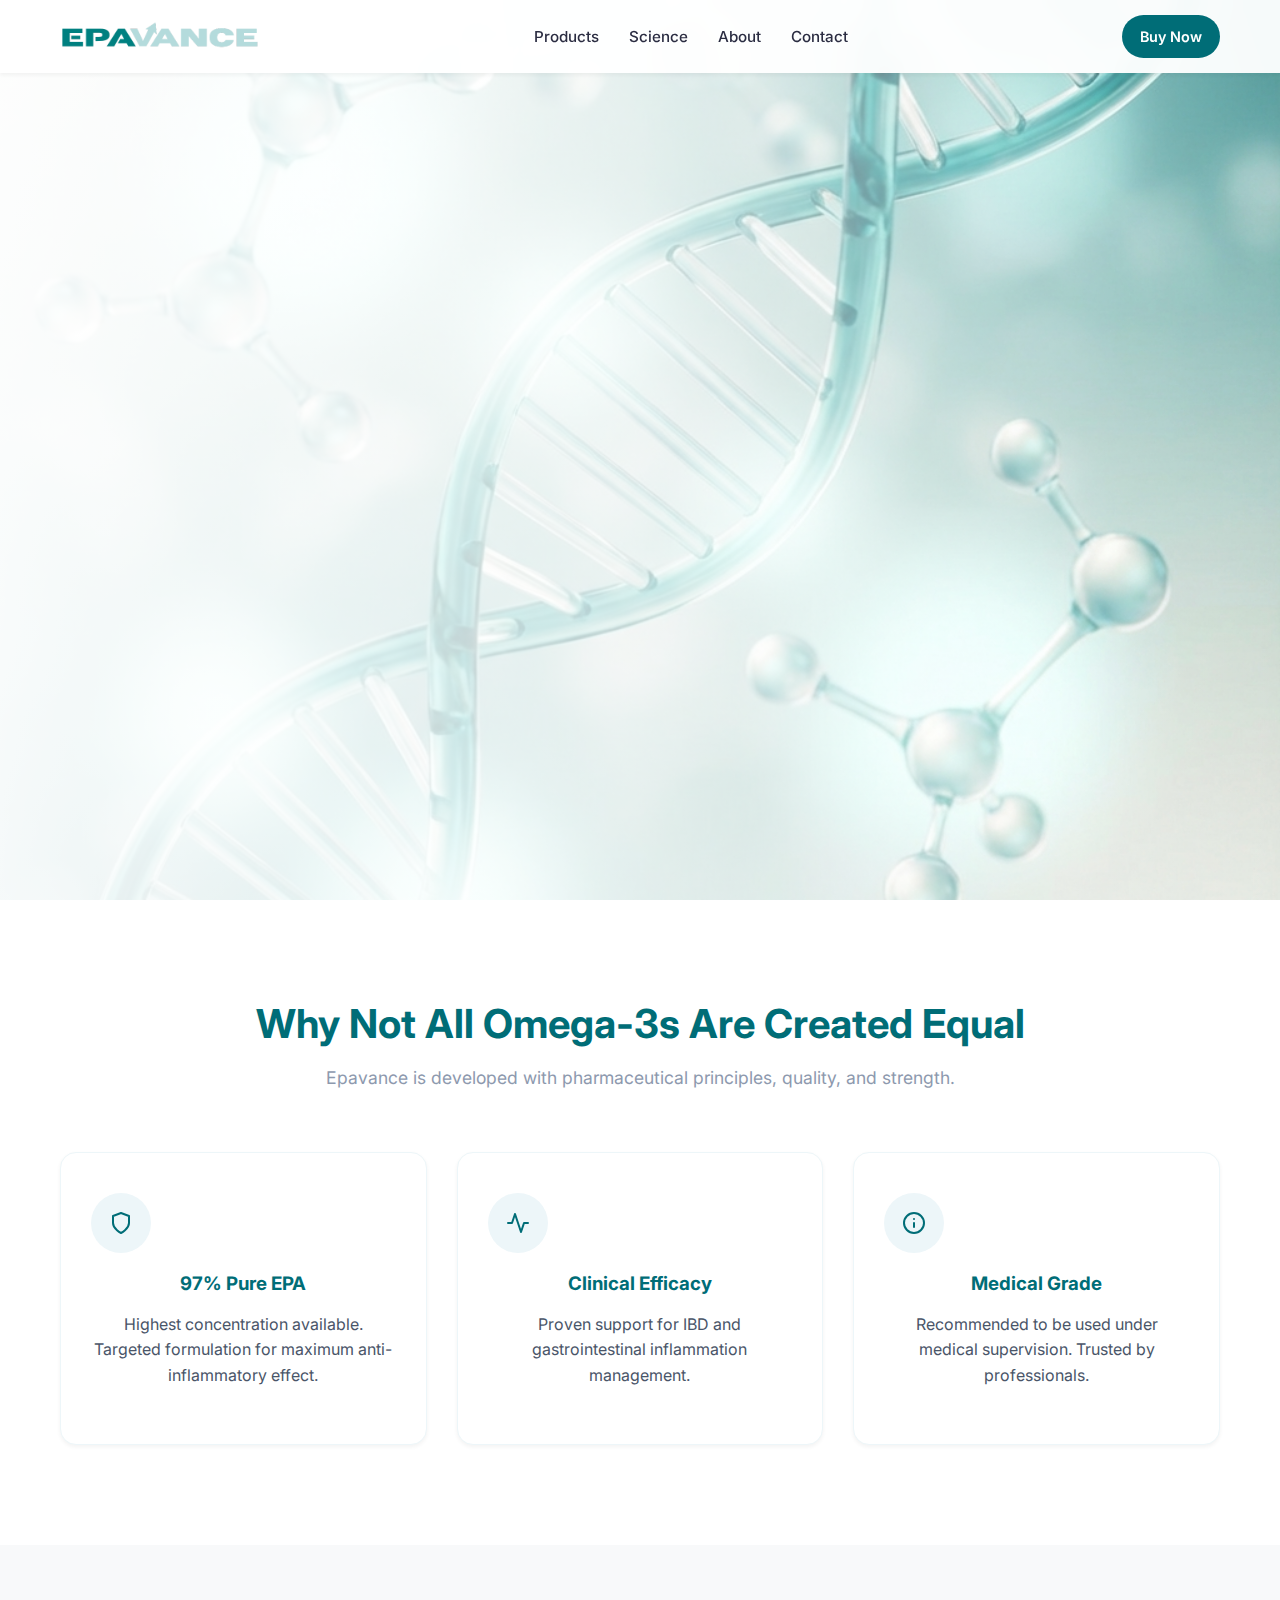
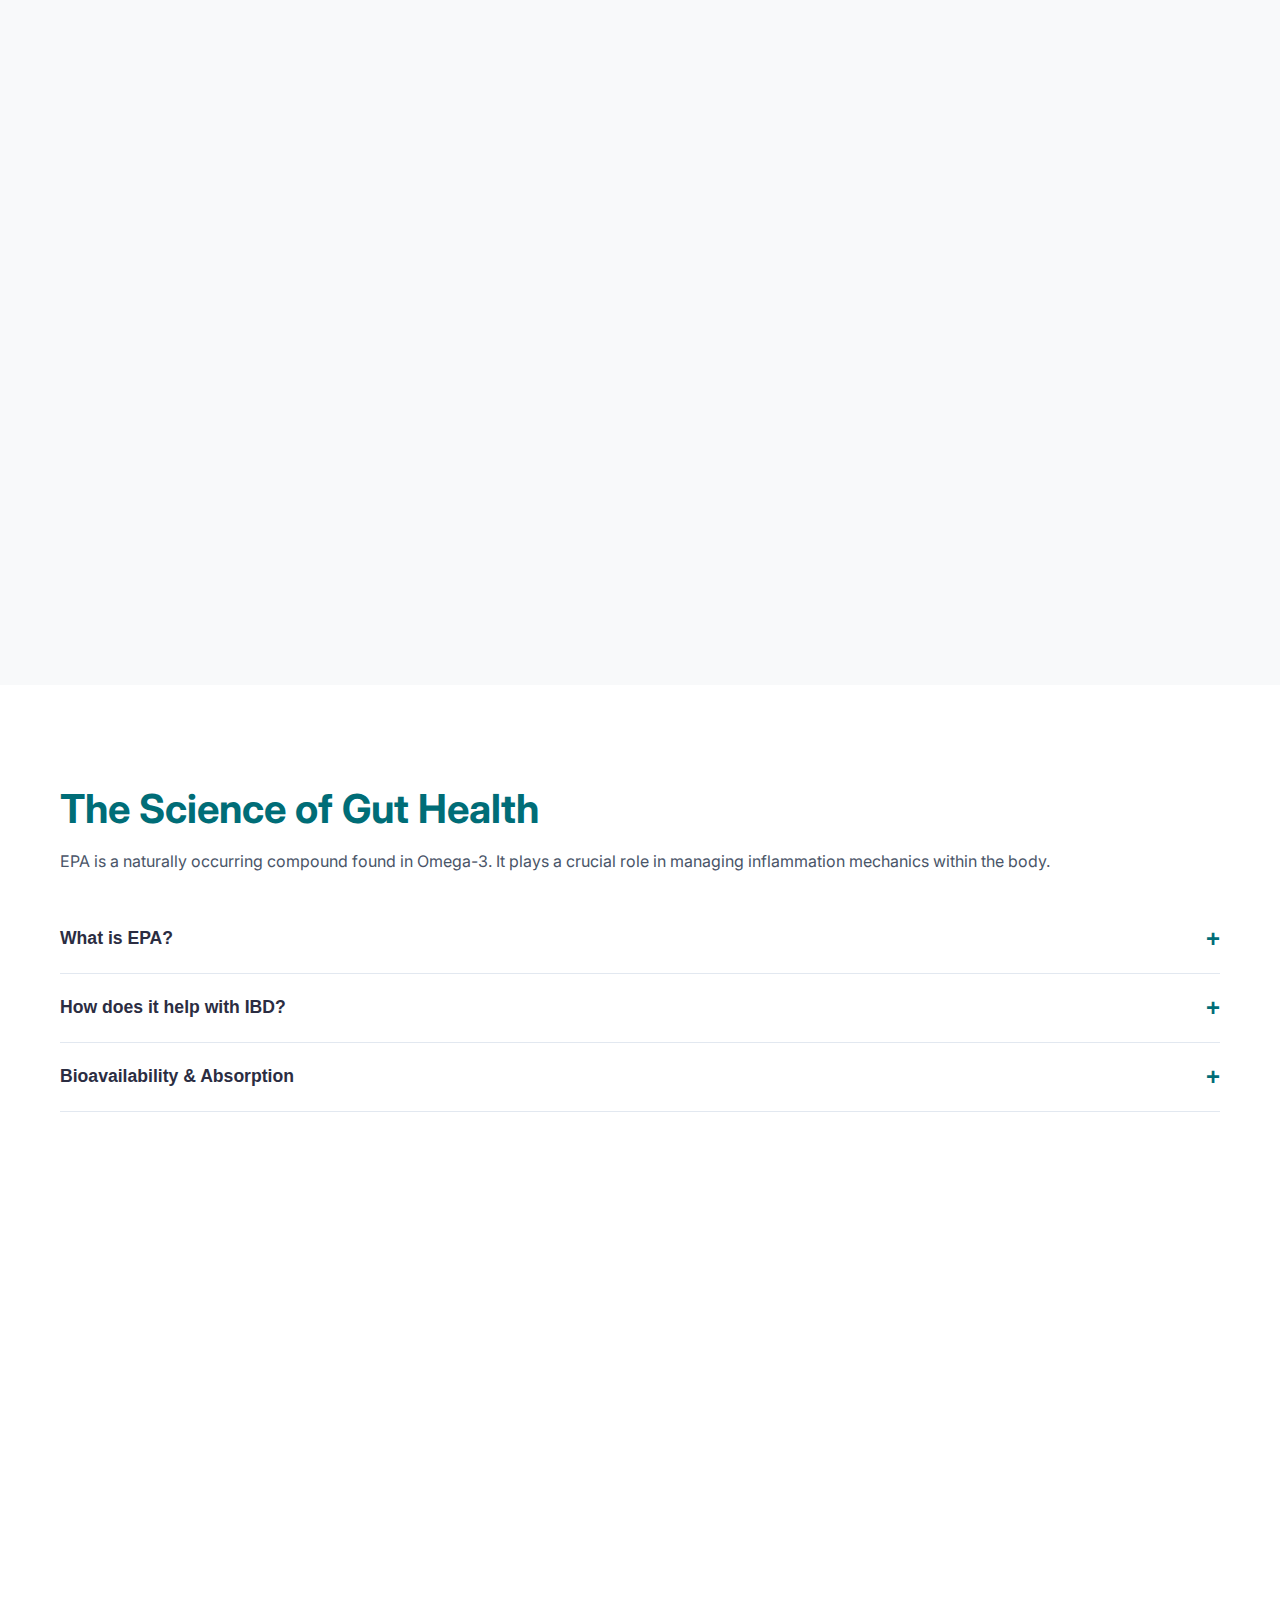
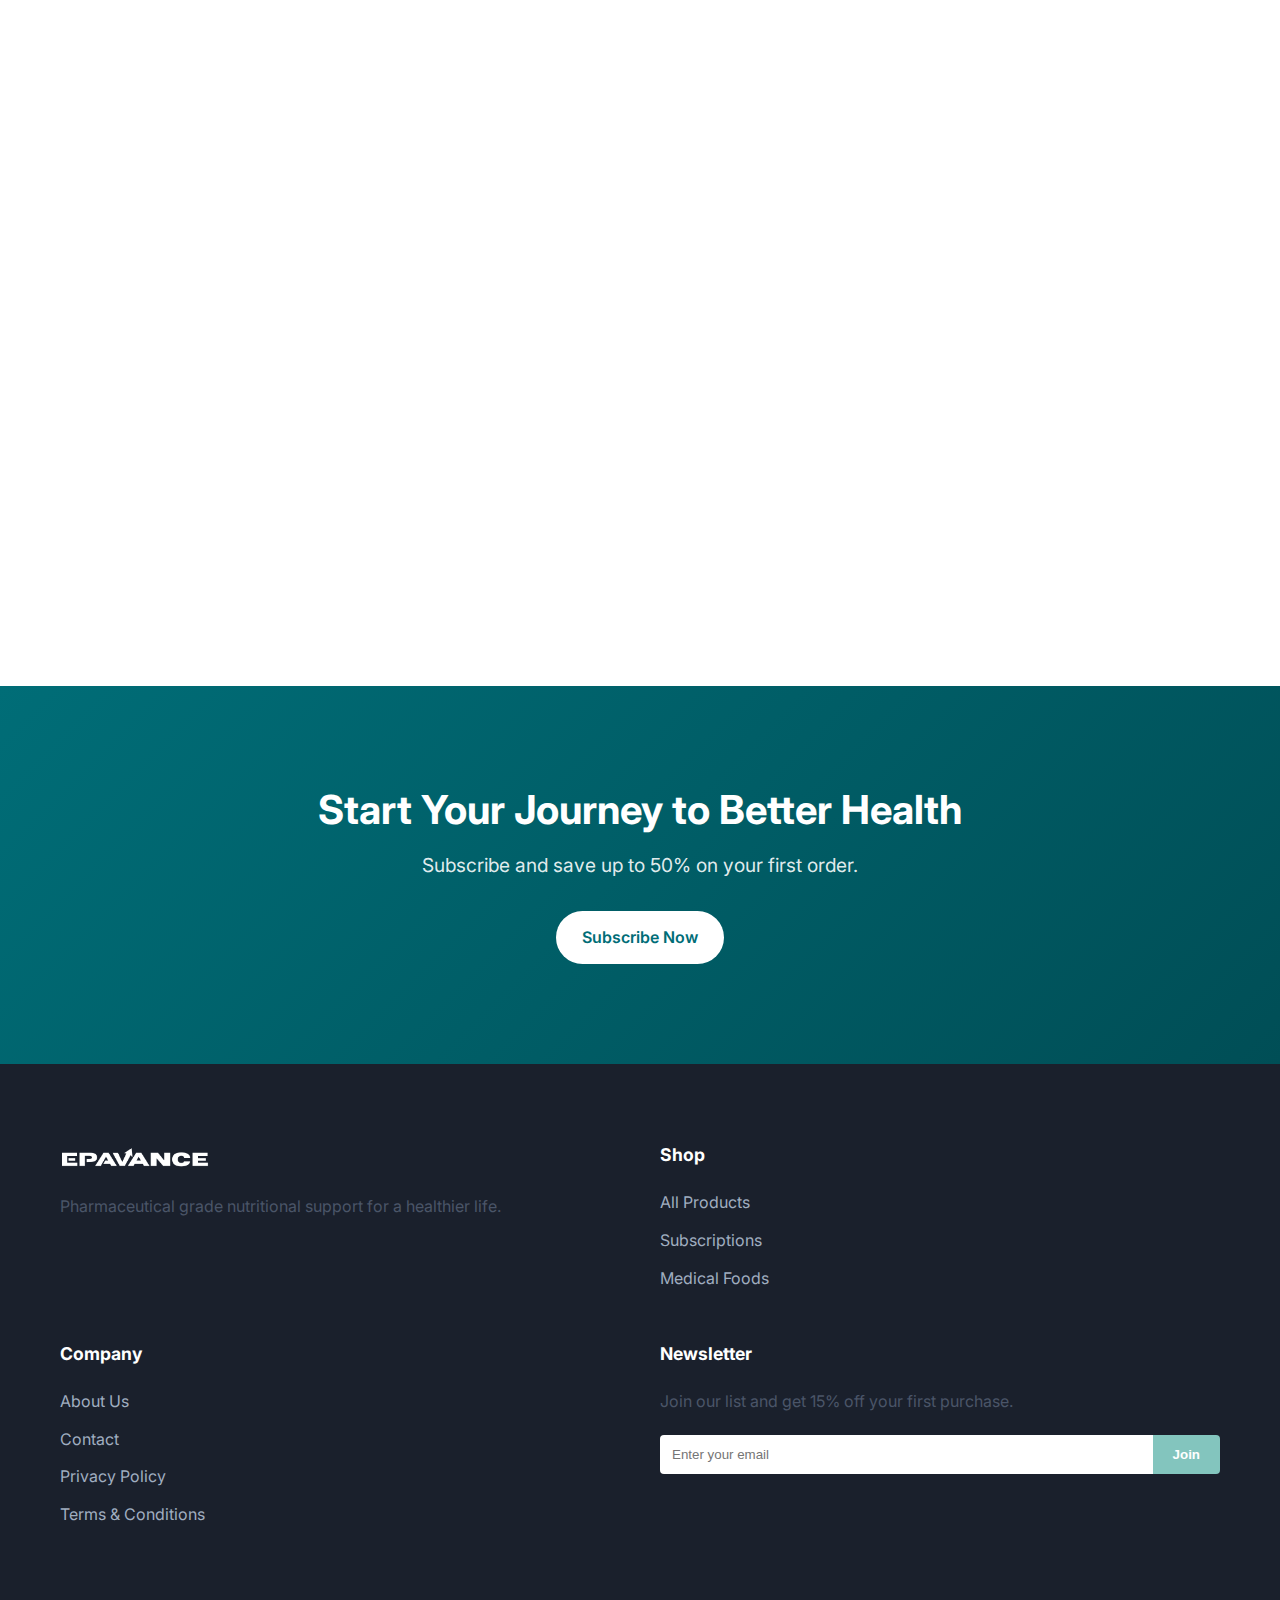
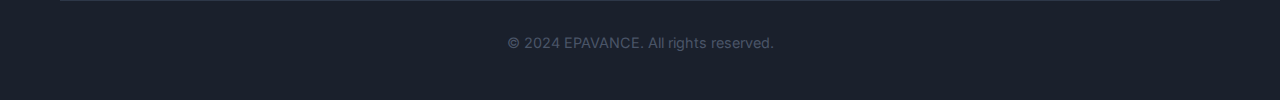
<file: index.html>
<!DOCTYPE html>
<html lang="en">
<head>
    <meta charset="UTF-8">
    <meta name="viewport" content="width=device-width, initial-scale=1.0">
    <title>EPAVANCE | Pharmaceutical Grade Omega-3</title>
    <meta name="description" content="EPAVANCE offers pharmaceutical grade 97% EPA supplements. The strongest Omega 3 on the market, proven for IBD support.">
    <link rel="preconnect" href="https://fonts.googleapis.com">
    <link rel="preconnect" href="https://fonts.gstatic.com" crossorigin>
    <link href="https://fonts.googleapis.com/css2?family=Inter:wght@300;400;500;600;700&display=swap" rel="stylesheet">
    <link rel="stylesheet" href="style.css">
</head>
<body>

    <header id="main-header">
        <div class="container header-content">
            <a href="#" class="logo">
                <img src="assets/logo.png" alt="EPAVANCE Logo">
            </a>
            <nav id="main-nav">
                <ul>
                    <li><a href="#product">Products</a></li>
                    <li><a href="#science">Science</a></li>
                    <li><a href="#about">About</a></li>
                    <li><a href="#contact">Contact</a></li>
                </ul>
            </nav>
            <a href="#" class="btn btn-primary btn-sm">Buy Now</a>
            <button id="mobile-menu-toggle" aria-label="Toggle Menu">
                <span></span>
                <span></span>
                <span></span>
            </button>
        </div>
    </header>

    <main>
        <section id="hero">
            <div class="hero-bg">
                <img src="assets/hero-bg.png" alt="Medical Background">
                <div class="overlay"></div>
            </div>
            <div class="container hero-content">
                <h1 class="fade-in-up">Pharmaceutical Grade<br>Clinical Strength EPA</h1>
                <p class="fade-in-up delay-1">The future of personalized healthcare. 97% Pure EPA for targeted inflammatory support.</p>
                <div class="hero-actions fade-in-up delay-2">
                    <a href="#product" class="btn btn-primary">Discover EPAVANCE</a>
                    <a href="#science" class="btn btn-outline">View Clinical Data</a>
                </div>
            </div>
        </section>

        <section id="intro" class="section-padding">
            <div class="container text-center">
                <h2 class="section-title">Why Not All Omega-3s Are Created Equal</h2>
                <p class="section-subtitle">Epavance is developed with pharmaceutical principles, quality, and strength.</p>
                <div class="grid-3 features">
                    <div class="feature-card">
                        <div class="icon-box">
                            <svg xmlns="http://www.w3.org/2000/svg" width="24" height="24" viewBox="0 0 24 24" fill="none" stroke="currentColor" stroke-width="2" stroke-linecap="round" stroke-linejoin="round"><path d="M12 22s8-4 8-10V5l-8-3-8 3v7c0 6 8 10 8 10z"></path></svg>
                        </div>
                        <h3>97% Pure EPA</h3>
                        <p>Highest concentration available. Targeted formulation for maximum anti-inflammatory effect.</p>
                    </div>
                    <div class="feature-card">
                        <div class="icon-box">
                            <svg xmlns="http://www.w3.org/2000/svg" width="24" height="24" viewBox="0 0 24 24" fill="none" stroke="currentColor" stroke-width="2" stroke-linecap="round" stroke-linejoin="round"><path d="M22 12h-4l-3 9L9 3l-3 9H2"></path></svg>
                        </div>
                        <h3>Clinical Efficacy</h3>
                        <p>Proven support for IBD and gastrointestinal inflammation management.</p>
                    </div>
                    <div class="feature-card">
                        <div class="icon-box">
                            <svg xmlns="http://www.w3.org/2000/svg" width="24" height="24" viewBox="0 0 24 24" fill="none" stroke="currentColor" stroke-width="2" stroke-linecap="round" stroke-linejoin="round"><circle cx="12" cy="12" r="10"></circle><line x1="12" y1="16" x2="12" y2="12"></line><line x1="12" y1="8" x2="12.01" y2="8"></line></svg>
                        </div>
                        <h3>Medical Grade</h3>
                        <p>Recommended to be used under medical supervision. Trusted by professionals.</p>
                    </div>
                </div>
            </div>
        </section>

        <section id="product" class="section-padding bg-light">
            <div class="container">
                <div class="product-showcase">
                    <div class="product-image fade-in-left">
                        <img src="assets/product-mockup.png" alt="EPAVANCE Bottle">
                        <div class="glow-effect"></div>
                    </div>
                    <div class="product-details fade-in-right">
                        <span class="tag">High Strength Formulation</span>
                        <h2>EPAVANCE+ 97% EPA</h2>
                        <p class="lead">The gold standard in Omega-3 supplementation.</p>
                        <p>Our proprietary extraction process ensures the highest purity and bioavailability. Designed specifically for those who need potent anti-inflammatory support without the impurities found in standard fish oils.</p>
                        
                        <ul class="benefits-list">
                            <li>Supports Gut Health & IBD Management</li>
                            <li>Reduces Systemic Inflammation</li>
                            <li>Sustainably Sourced & Traceable</li>
                            <li>Free from Heavy Metals & Contaminants</li>
                        </ul>

                        <div class="product-actions">
                            <a href="#" class="btn btn-primary">Add to Cart</a>
                            <a href="#" class="btn btn-text">Read Full Label &rarr;</a>
                        </div>
                    </div>
                </div>
            </div>
        </section>

        <section id="science" class="section-padding">
            <div class="container">
                <div class="grid-2 align-center">
                    <div class="science-content">
                        <h2 class="section-title">The Science of Gut Health</h2>
                        <p>EPA is a naturally occurring compound found in Omega-3. It plays a crucial role in managing inflammation mechanics within the body.</p>
                        
                        <div class="accordion">
                            <div class="accordion-item">
                                <button class="accordion-header">What is EPA?</button>
                                <div class="accordion-body">
                                    <p>Eicosapentaenoic acid (EPA) is one of several omega-3 fatty acids. It is found in cold-water fatty fish, such as salmon. It is also found in fish oil supplements, along with docosahexaenoic acid (DHA).</p>
                                </div>
                            </div>
                            <div class="accordion-item">
                                <button class="accordion-header">How does it help with IBD?</button>
                                <div class="accordion-body">
                                    <p>Clinical studies suggest that EPA has potent anti-inflammatory properties that can help reduce the inflammation associated with Inflammatory Bowel Disease (IBD), potentially reducing symptoms and maintaining remission.</p>
                                </div>
                            </div>
                            <div class="accordion-item">
                                <button class="accordion-header">Bioavailability & Absorption</button>
                                <div class="accordion-body">
                                    <p>Our formulation is designed for maximum absorption. Unlike standard ethyl ester forms, our re-esterified triglyceride form is better absorbed by the body, ensuring you get the full benefit of every dose.</p>
                                </div>
                            </div>
                        </div>
                    </div>
                    <div class="science-visual fade-in-up">
                        <img src="assets/gut-health.png" alt="Gut Health Visualization" class="rounded-shadow">
                    </div>
                </div>
            </div>
        </section>

        <section id="cta-banner" class="section-padding text-center text-white">
            <div class="container">
                <h2>Start Your Journey to Better Health</h2>
                <p>Subscribe and save up to 50% on your first order.</p>
                <a href="#" class="btn btn-white">Subscribe Now</a>
            </div>
        </section>

    </main>

    <footer>
        <div class="container">
            <div class="footer-grid">
                <div class="footer-col">
                    <img src="assets/logo.png" alt="EPAVANCE" class="footer-logo">
                    <p>Pharmaceutical grade nutritional support for a healthier life.</p>
                </div>
                <div class="footer-col">
                    <h4>Shop</h4>
                    <ul>
                        <li><a href="#">All Products</a></li>
                        <li><a href="#">Subscriptions</a></li>
                        <li><a href="#">Medical Foods</a></li>
                    </ul>
                </div>
                <div class="footer-col">
                    <h4>Company</h4>
                    <ul>
                        <li><a href="#">About Us</a></li>
                        <li><a href="#">Contact</a></li>
                        <li><a href="#">Privacy Policy</a></li>
                        <li><a href="#">Terms & Conditions</a></li>
                    </ul>
                </div>
                <div class="footer-col">
                    <h4>Newsletter</h4>
                    <p>Join our list and get 15% off your first purchase.</p>
                    <form class="newsletter-form">
                        <input type="email" placeholder="Enter your email">
                        <button type="submit">Join</button>
                    </form>
                </div>
            </div>
            <div class="footer-bottom">
                <p>&copy; 2024 EPAVANCE. All rights reserved.</p>
            </div>
        </div>
    </footer>

    <script src="script.js"></script>
</body>
</html>
</file>
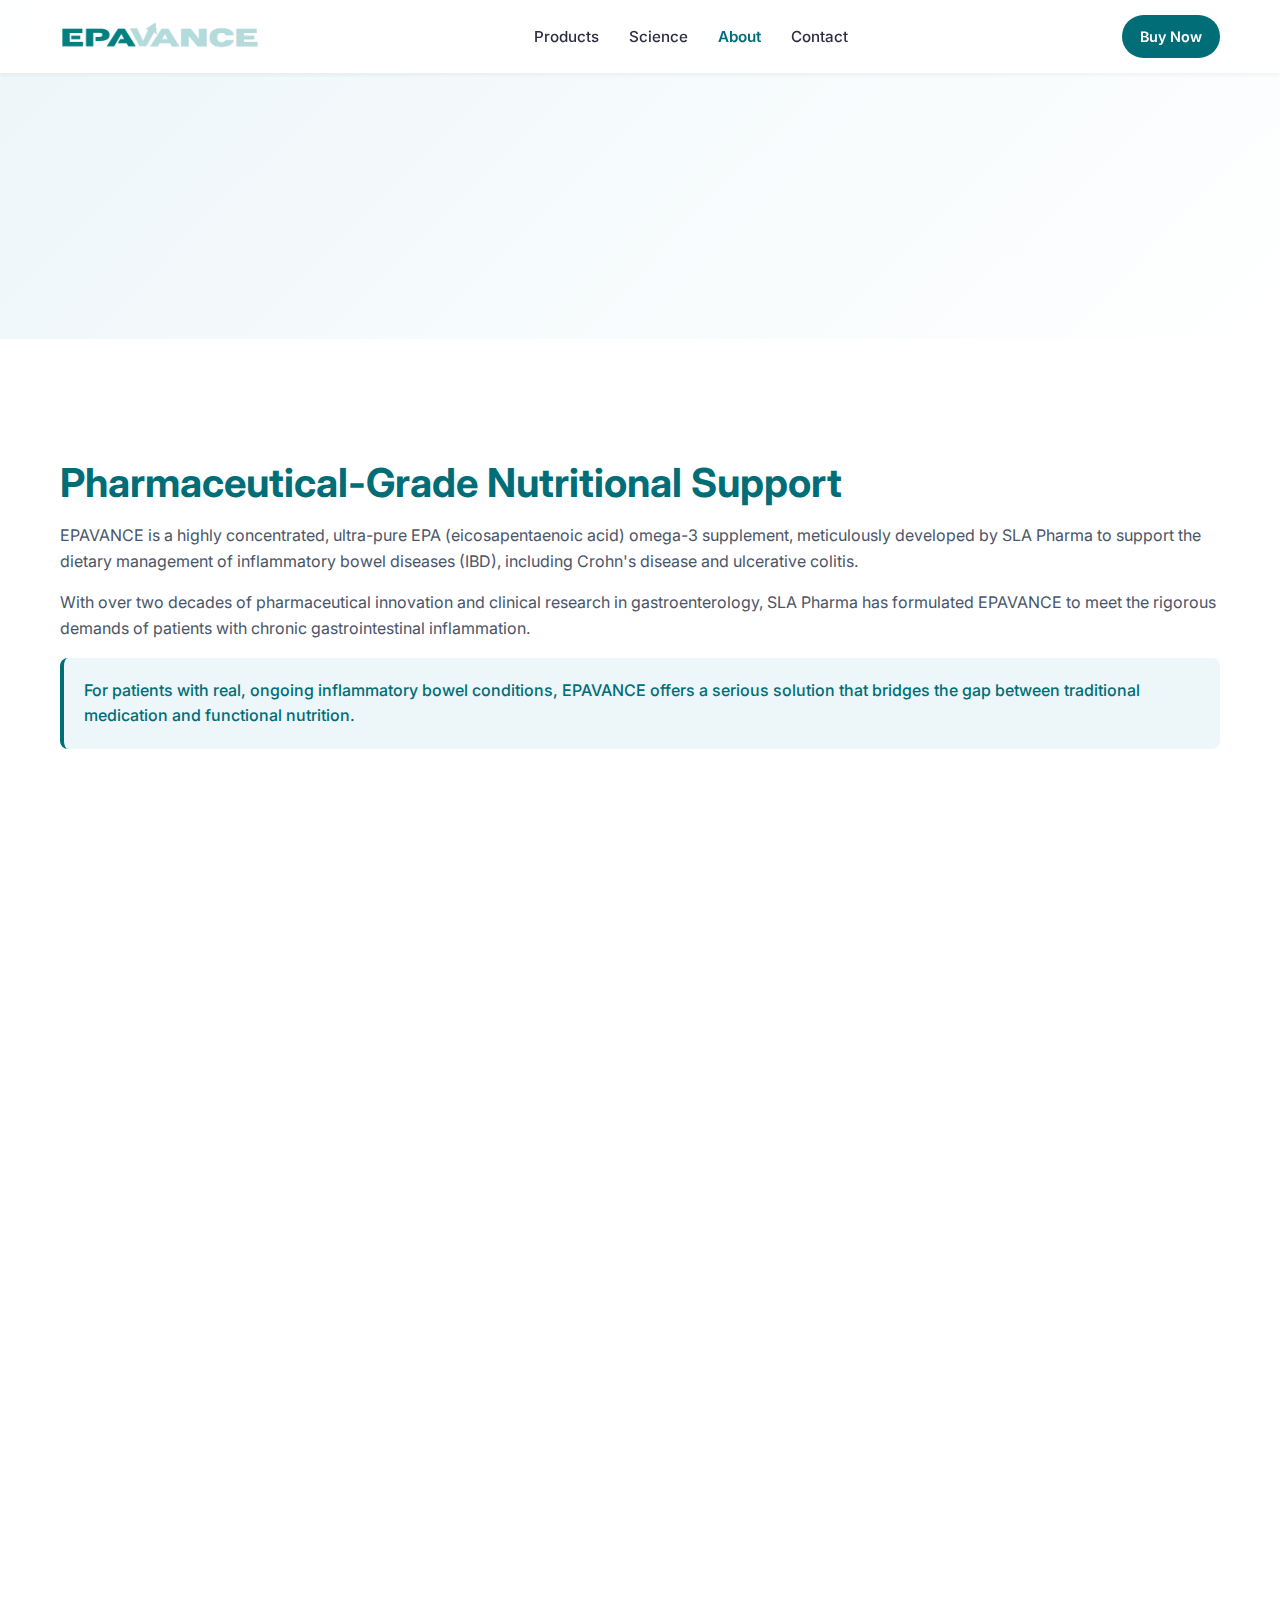
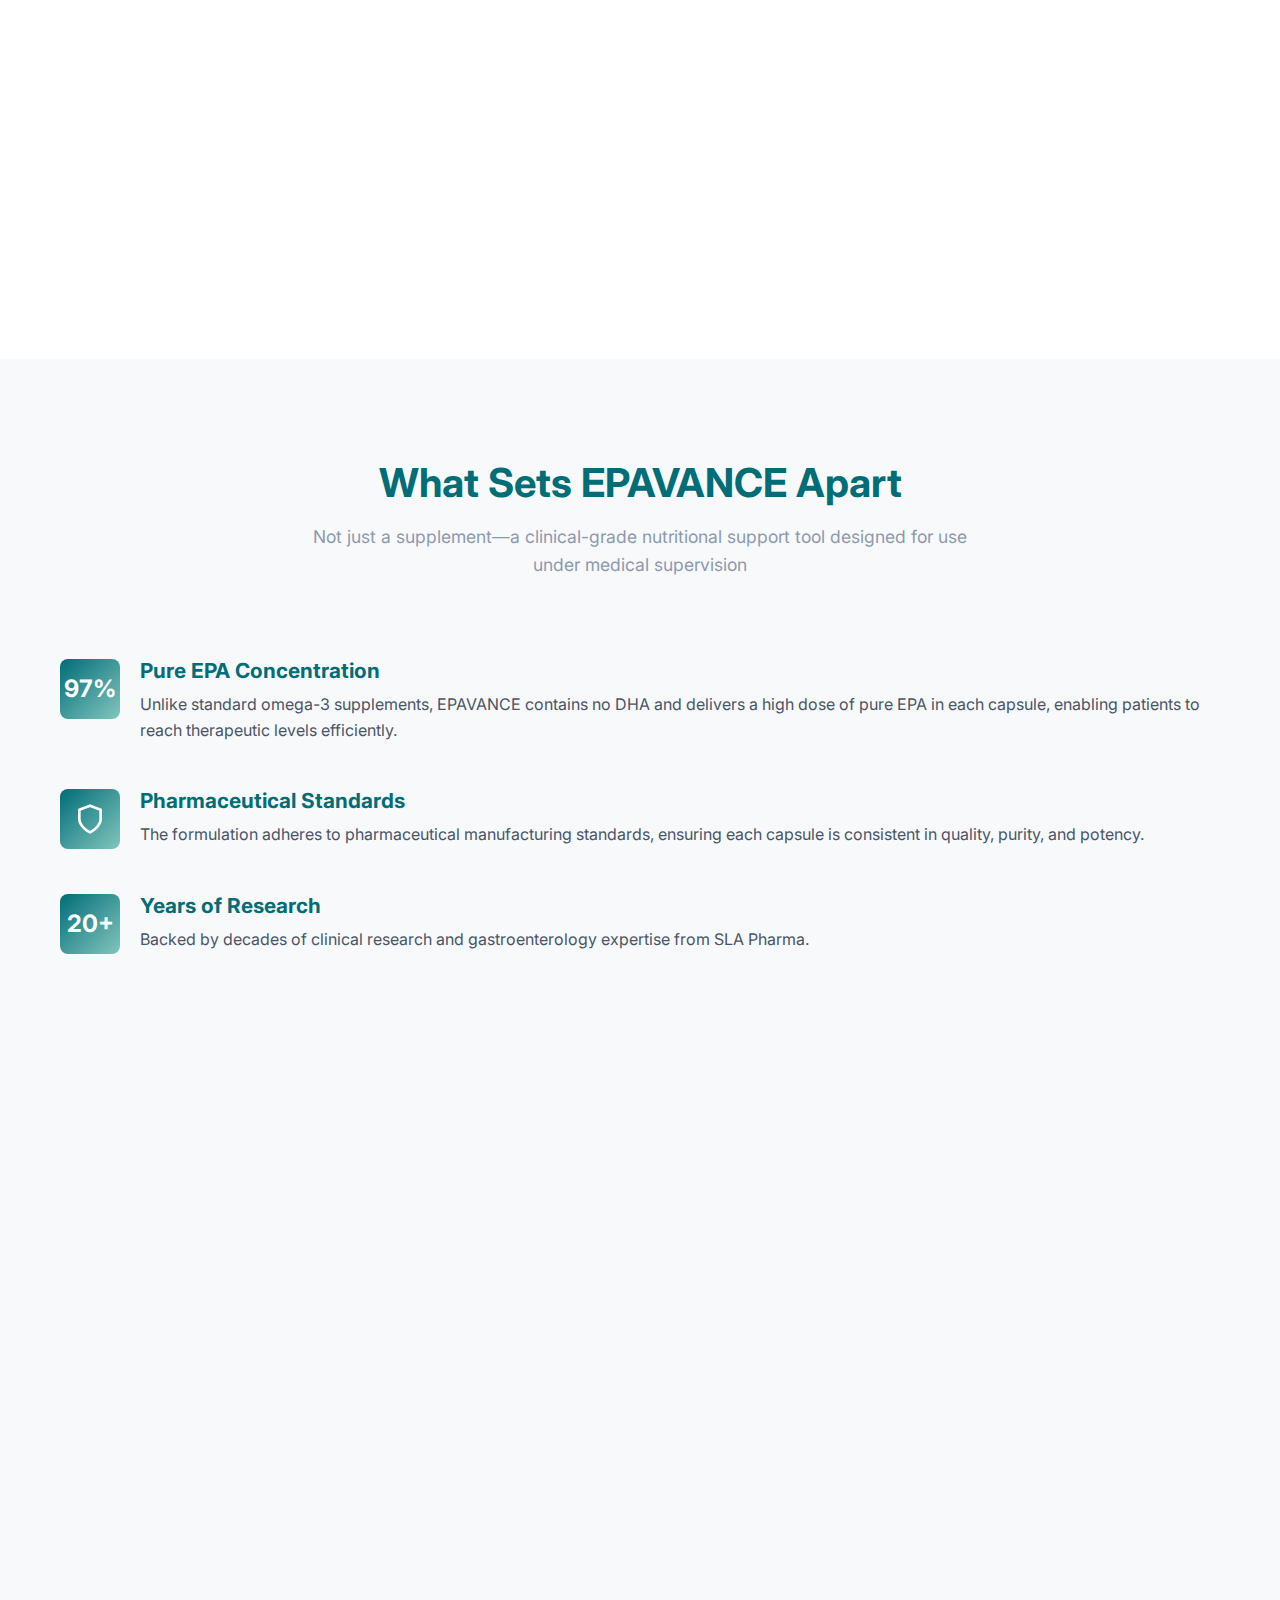
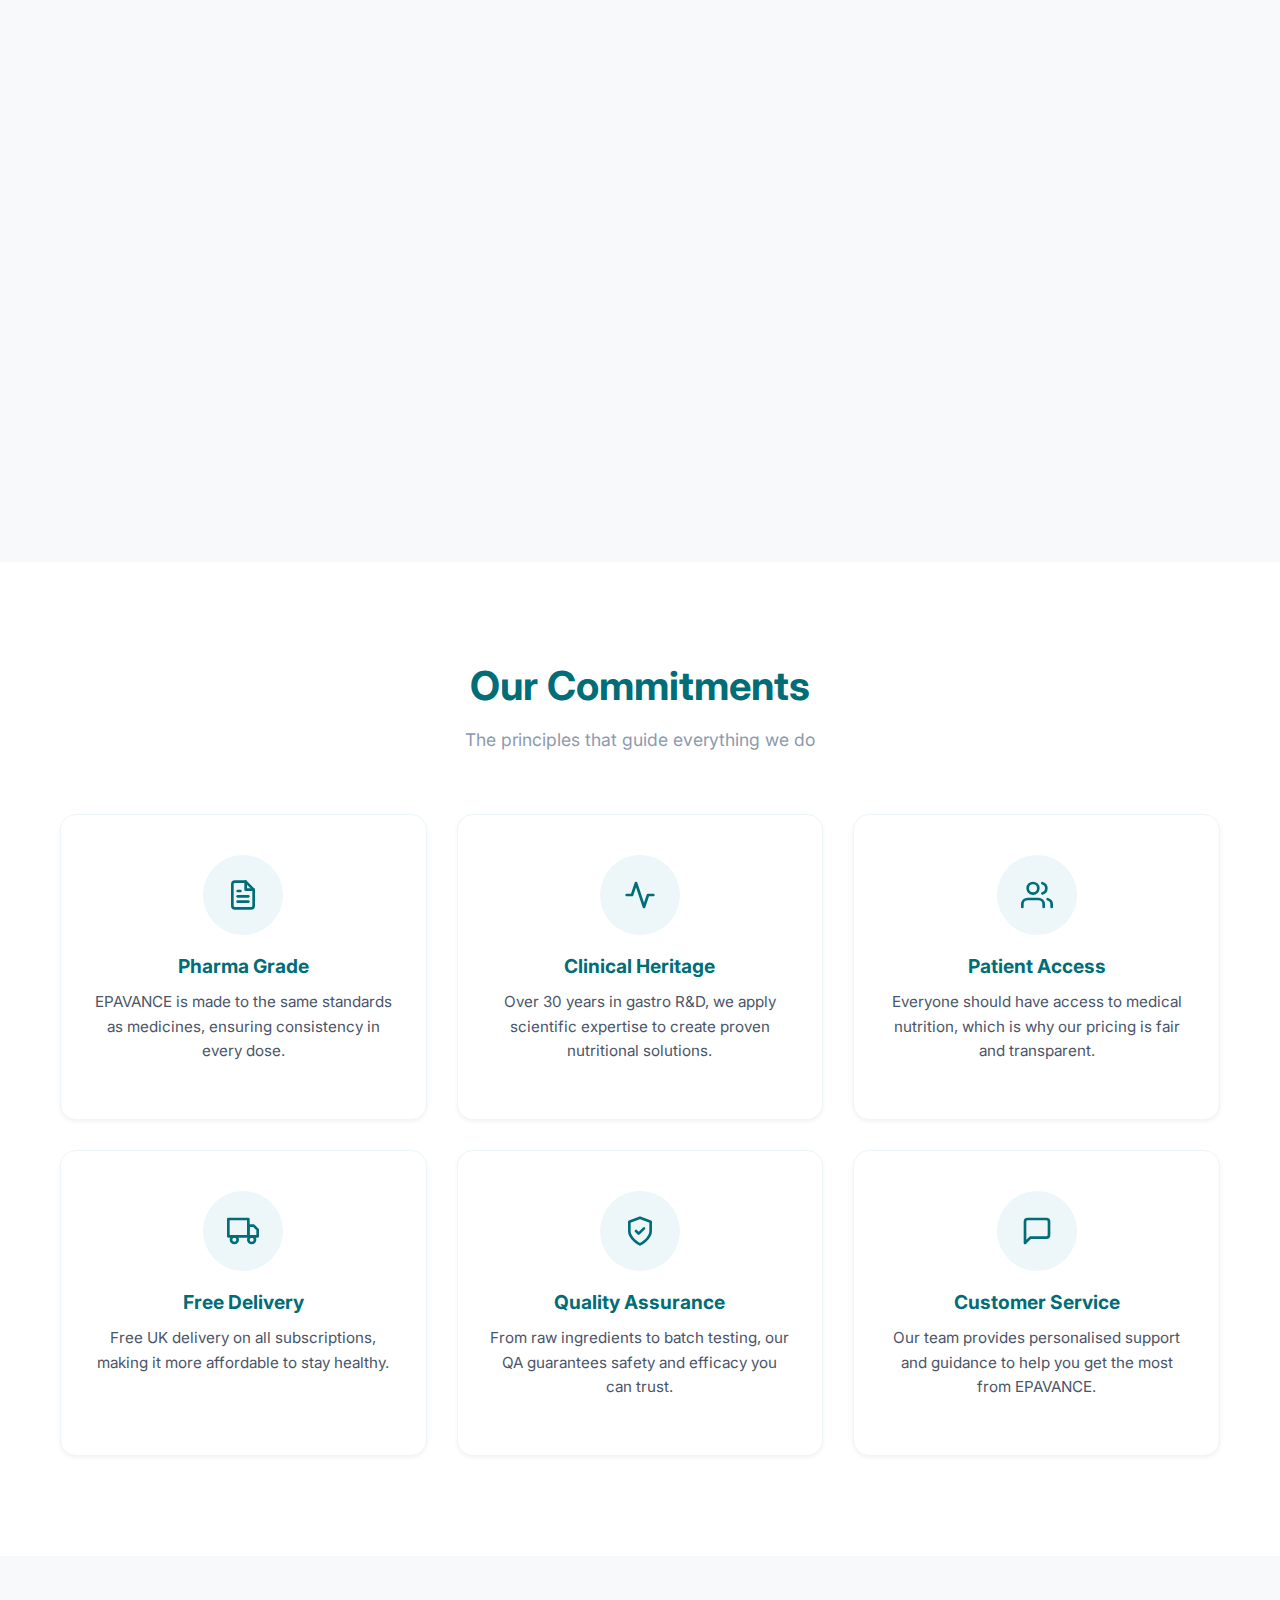
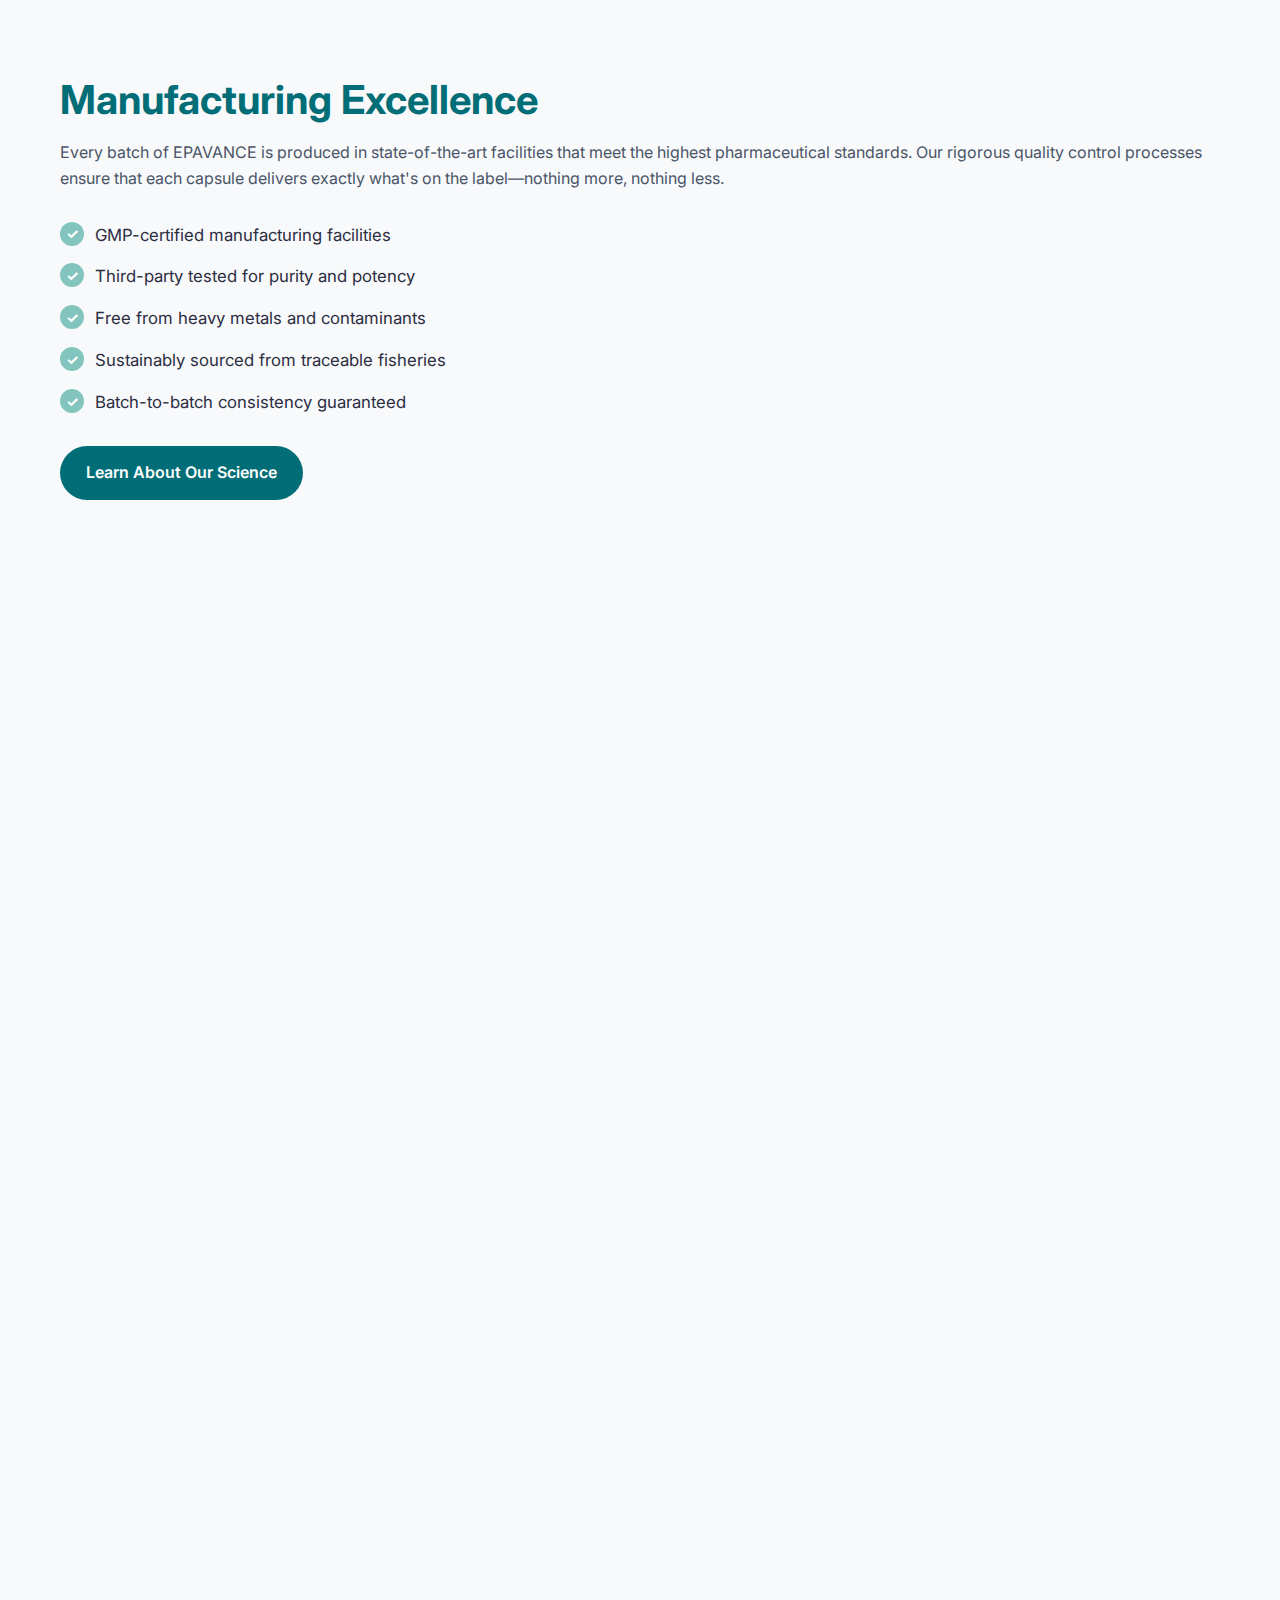
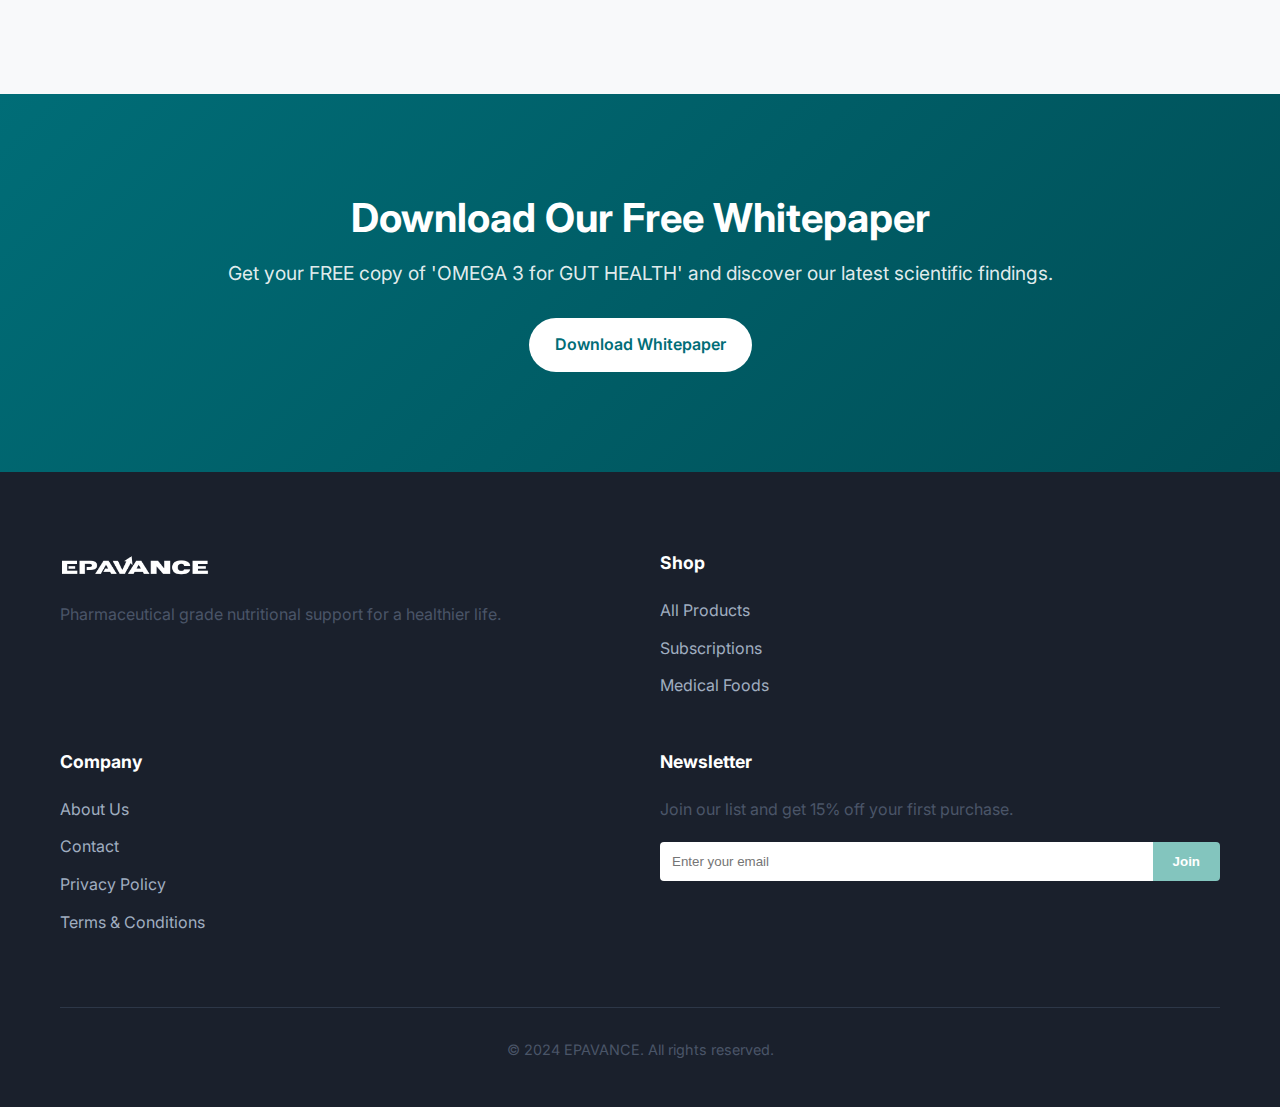
<file: about.html>
<!DOCTYPE html>
<html lang="en">

<head>
    <meta charset="UTF-8">
    <meta name="viewport" content="width=device-width, initial-scale=1.0">
    <title>About EPAVANCE | Pharmaceutical Grade Omega-3</title>
    <meta name="description"
        content="EPAVANCE is a highly concentrated, ultra-pure EPA omega-3 supplement, meticulously developed by SLA Pharma with over two decades of pharmaceutical innovation and clinical research in gastroenterology.">
    <link rel="preconnect" href="https://fonts.googleapis.com">
    <link rel="preconnect" href="https://fonts.gstatic.com" crossorigin>
    <link href="https://fonts.googleapis.com/css2?family=Inter:wght@300;400;500;600;700&display=swap" rel="stylesheet">
    <link rel="stylesheet" href="style.css">
</head>

<body>

    <header id="main-header">
        <div class="container header-content">
            <a href="index.html" class="logo">
                <img src="assets/logo.png" alt="EPAVANCE Logo">
            </a>
            <nav id="main-nav">
                <ul>
                    <li><a href="index.html#product">Products</a></li>
                    <li><a href="science.html">Science</a></li>
                    <li><a href="about.html" class="active">About</a></li>
                    <li><a href="contact.html">Contact</a></li>
                </ul>
            </nav>
            <a href="#" class="btn btn-primary btn-sm">Buy Now</a>
            <button id="mobile-menu-toggle" aria-label="Toggle Menu">
                <span></span>
                <span></span>
                <span></span>
            </button>
        </div>
    </header>

    <main>
        <!-- Hero Section -->
        <section id="about-hero" class="page-hero">
            <div class="container">
                <div class="hero-content-center">
                    <h1 class="fade-in-up">About EPAVANCE</h1>
                    <p class="lead fade-in-up delay-1">Over 20 years of pharmaceutical innovation dedicated to
                        gastrointestinal health</p>
                </div>
            </div>
        </section>

        <!-- Mission Statement -->
        <section class="section-padding">
            <div class="container">
                <div class="grid-2 align-center">
                    <div class="content-block">
                        <h2>Pharmaceutical-Grade Nutritional Support</h2>
                        <p>EPAVANCE is a highly concentrated, ultra-pure EPA (eicosapentaenoic acid) omega-3 supplement,
                            meticulously developed by SLA Pharma to support the dietary management of inflammatory bowel
                            diseases (IBD), including Crohn's disease and ulcerative colitis.</p>
                        <p>With over two decades of pharmaceutical innovation and clinical research in gastroenterology,
                            SLA Pharma has formulated EPAVANCE to meet the rigorous demands of patients with chronic
                            gastrointestinal inflammation.</p>
                        <p class="highlight-text">For patients with real, ongoing inflammatory bowel conditions,
                            EPAVANCE offers a serious solution that bridges the gap between traditional medication and
                            functional nutrition.</p>
                    </div>
                    <div class="image-block fade-in-right">
                        <img src="assets/pharma-lab.png" alt="Pharmaceutical Laboratory" class="rounded-shadow">
                    </div>
                </div>
            </div>
        </section>

        <!-- What Makes Us Different -->
        <section class="section-padding bg-light">
            <div class="container">
                <div class="text-center">
                    <h2 class="section-title">What Sets EPAVANCE Apart</h2>
                    <p class="section-subtitle">Not just a supplement—a clinical-grade nutritional support tool designed
                        for use under medical supervision</p>
                </div>

                <div class="grid-2 align-center reverse-mobile">
                    <div class="image-block fade-in-left">
                        <img src="assets/quality-control.png" alt="Quality Control Testing" class="rounded-shadow">
                    </div>
                    <div class="content-block">
                        <div class="feature-list">
                            <div class="feature-list-item">
                                <div class="feature-number">97%</div>
                                <div>
                                    <h3>Pure EPA Concentration</h3>
                                    <p>Unlike standard omega-3 supplements, EPAVANCE contains no DHA and delivers a high
                                        dose of pure EPA in each capsule, enabling patients to reach therapeutic levels
                                        efficiently.</p>
                                </div>
                            </div>
                            <div class="feature-list-item">
                                <div class="feature-number">
                                    <svg xmlns="http://www.w3.org/2000/svg" width="32" height="32" viewBox="0 0 24 24"
                                        fill="none" stroke="currentColor" stroke-width="2" stroke-linecap="round"
                                        stroke-linejoin="round">
                                        <path d="M12 22s8-4 8-10V5l-8-3-8 3v7c0 6 8 10 8 10z"></path>
                                    </svg>
                                </div>
                                <div>
                                    <h3>Pharmaceutical Standards</h3>
                                    <p>The formulation adheres to pharmaceutical manufacturing standards, ensuring each
                                        capsule is consistent in quality, purity, and potency.</p>
                                </div>
                            </div>
                            <div class="feature-list-item">
                                <div class="feature-number">20+</div>
                                <div>
                                    <h3>Years of Research</h3>
                                    <p>Backed by decades of clinical research and gastroenterology expertise from SLA
                                        Pharma.</p>
                                </div>
                            </div>
                        </div>
                    </div>
                </div>
            </div>
        </section>

        <!-- Our Commitments -->
        <section class="section-padding">
            <div class="container">
                <div class="text-center">
                    <h2 class="section-title">Our Commitments</h2>
                    <p class="section-subtitle">The principles that guide everything we do</p>
                </div>

                <div class="grid-3 commitments-grid">
                    <div class="commitment-card">
                        <div class="commitment-icon">
                            <svg xmlns="http://www.w3.org/2000/svg" width="32" height="32" viewBox="0 0 24 24"
                                fill="none" stroke="currentColor" stroke-width="2" stroke-linecap="round"
                                stroke-linejoin="round">
                                <path d="M14 2H6a2 2 0 0 0-2 2v16a2 2 0 0 0 2 2h12a2 2 0 0 0 2-2V8z"></path>
                                <polyline points="14 2 14 8 20 8"></polyline>
                                <line x1="16" y1="13" x2="8" y2="13"></line>
                                <line x1="16" y1="17" x2="8" y2="17"></line>
                                <polyline points="10 9 9 9 8 9"></polyline>
                            </svg>
                        </div>
                        <h3>Pharma Grade</h3>
                        <p>EPAVANCE is made to the same standards as medicines, ensuring consistency in every dose.</p>
                    </div>

                    <div class="commitment-card">
                        <div class="commitment-icon">
                            <svg xmlns="http://www.w3.org/2000/svg" width="32" height="32" viewBox="0 0 24 24"
                                fill="none" stroke="currentColor" stroke-width="2" stroke-linecap="round"
                                stroke-linejoin="round">
                                <path d="M22 12h-4l-3 9L9 3l-3 9H2"></path>
                            </svg>
                        </div>
                        <h3>Clinical Heritage</h3>
                        <p>Over 30 years in gastro R&D, we apply scientific expertise to create proven nutritional
                            solutions.</p>
                    </div>

                    <div class="commitment-card">
                        <div class="commitment-icon">
                            <svg xmlns="http://www.w3.org/2000/svg" width="32" height="32" viewBox="0 0 24 24"
                                fill="none" stroke="currentColor" stroke-width="2" stroke-linecap="round"
                                stroke-linejoin="round">
                                <path d="M17 21v-2a4 4 0 0 0-4-4H5a4 4 0 0 0-4 4v2"></path>
                                <circle cx="9" cy="7" r="4"></circle>
                                <path d="M23 21v-2a4 4 0 0 0-3-3.87"></path>
                                <path d="M16 3.13a4 4 0 0 1 0 7.75"></path>
                            </svg>
                        </div>
                        <h3>Patient Access</h3>
                        <p>Everyone should have access to medical nutrition, which is why our pricing is fair and
                            transparent.</p>
                    </div>

                    <div class="commitment-card">
                        <div class="commitment-icon">
                            <svg xmlns="http://www.w3.org/2000/svg" width="32" height="32" viewBox="0 0 24 24"
                                fill="none" stroke="currentColor" stroke-width="2" stroke-linecap="round"
                                stroke-linejoin="round">
                                <rect x="1" y="3" width="15" height="13"></rect>
                                <polygon points="16 8 20 8 23 11 23 16 16 16 16 8"></polygon>
                                <circle cx="5.5" cy="18.5" r="2.5"></circle>
                                <circle cx="18.5" cy="18.5" r="2.5"></circle>
                            </svg>
                        </div>
                        <h3>Free Delivery</h3>
                        <p>Free UK delivery on all subscriptions, making it more affordable to stay healthy.</p>
                    </div>

                    <div class="commitment-card">
                        <div class="commitment-icon">
                            <svg xmlns="http://www.w3.org/2000/svg" width="32" height="32" viewBox="0 0 24 24"
                                fill="none" stroke="currentColor" stroke-width="2" stroke-linecap="round"
                                stroke-linejoin="round">
                                <path d="M12 22s8-4 8-10V5l-8-3-8 3v7c0 6 8 10 8 10z"></path>
                                <path d="m9 12 2 2 4-4"></path>
                            </svg>
                        </div>
                        <h3>Quality Assurance</h3>
                        <p>From raw ingredients to batch testing, our QA guarantees safety and efficacy you can trust.
                        </p>
                    </div>

                    <div class="commitment-card">
                        <div class="commitment-icon">
                            <svg xmlns="http://www.w3.org/2000/svg" width="32" height="32" viewBox="0 0 24 24"
                                fill="none" stroke="currentColor" stroke-width="2" stroke-linecap="round"
                                stroke-linejoin="round">
                                <path d="M21 15a2 2 0 0 1-2 2H7l-4 4V5a2 2 0 0 1 2-2h14a2 2 0 0 1 2 2z"></path>
                            </svg>
                        </div>
                        <h3>Customer Service</h3>
                        <p>Our team provides personalised support and guidance to help you get the most from EPAVANCE.
                        </p>
                    </div>
                </div>
            </div>
        </section>

        <!-- Manufacturing Excellence -->
        <section class="section-padding bg-light">
            <div class="container">
                <div class="grid-2 align-center">
                    <div class="content-block">
                        <h2>Manufacturing Excellence</h2>
                        <p>Every batch of EPAVANCE is produced in state-of-the-art facilities that meet the highest
                            pharmaceutical standards. Our rigorous quality control processes ensure that each capsule
                            delivers exactly what's on the label—nothing more, nothing less.</p>

                        <ul class="check-list">
                            <li>GMP-certified manufacturing facilities</li>
                            <li>Third-party tested for purity and potency</li>
                            <li>Free from heavy metals and contaminants</li>
                            <li>Sustainably sourced from traceable fisheries</li>
                            <li>Batch-to-batch consistency guaranteed</li>
                        </ul>

                        <a href="science.html" class="btn btn-primary">Learn About Our Science</a>
                    </div>
                    <div class="image-block fade-in-right">
                        <img src="assets/manufacturing.png" alt="Manufacturing Process" class="rounded-shadow">
                    </div>
                </div>
            </div>
        </section>

        <!-- CTA Section -->
        <section id="cta-banner" class="section-padding text-center text-white">
            <div class="container">
                <h2>Download Our Free Whitepaper</h2>
                <p>Get your FREE copy of 'OMEGA 3 for GUT HEALTH' and discover our latest scientific findings.</p>
                <a href="#" class="btn btn-white">Download Whitepaper</a>
            </div>
        </section>

    </main>

    <footer>
        <div class="container">
            <div class="footer-grid">
                <div class="footer-col">
                    <img src="assets/logo.png" alt="EPAVANCE" class="footer-logo">
                    <p>Pharmaceutical grade nutritional support for a healthier life.</p>
                </div>
                <div class="footer-col">
                    <h4>Shop</h4>
                    <ul>
                        <li><a href="shop.html">All Products</a></li>
                        <li><a href="subscribe.html">Subscriptions</a></li>
                        <li><a href="medical-foods.html">Medical Foods</a></li>
                    </ul>
                </div>
                <div class="footer-col">
                    <h4>Company</h4>
                    <ul>
                        <li><a href="about.html">About Us</a></li>
                        <li><a href="contact.html">Contact</a></li>
                        <li><a href="privacy.html">Privacy Policy</a></li>
                        <li><a href="terms.html">Terms & Conditions</a></li>
                    </ul>
                </div>
                <div class="footer-col">
                    <h4>Newsletter</h4>
                    <p>Join our list and get 15% off your first purchase.</p>
                    <form class="newsletter-form">
                        <input type="email" placeholder="Enter your email">
                        <button type="submit">Join</button>
                    </form>
                </div>
            </div>
            <div class="footer-bottom">
                <p>&copy; 2024 EPAVANCE. All rights reserved.</p>
            </div>
        </div>
    </footer>

    <script src="script.js"></script>
</body>

</html>
</file>
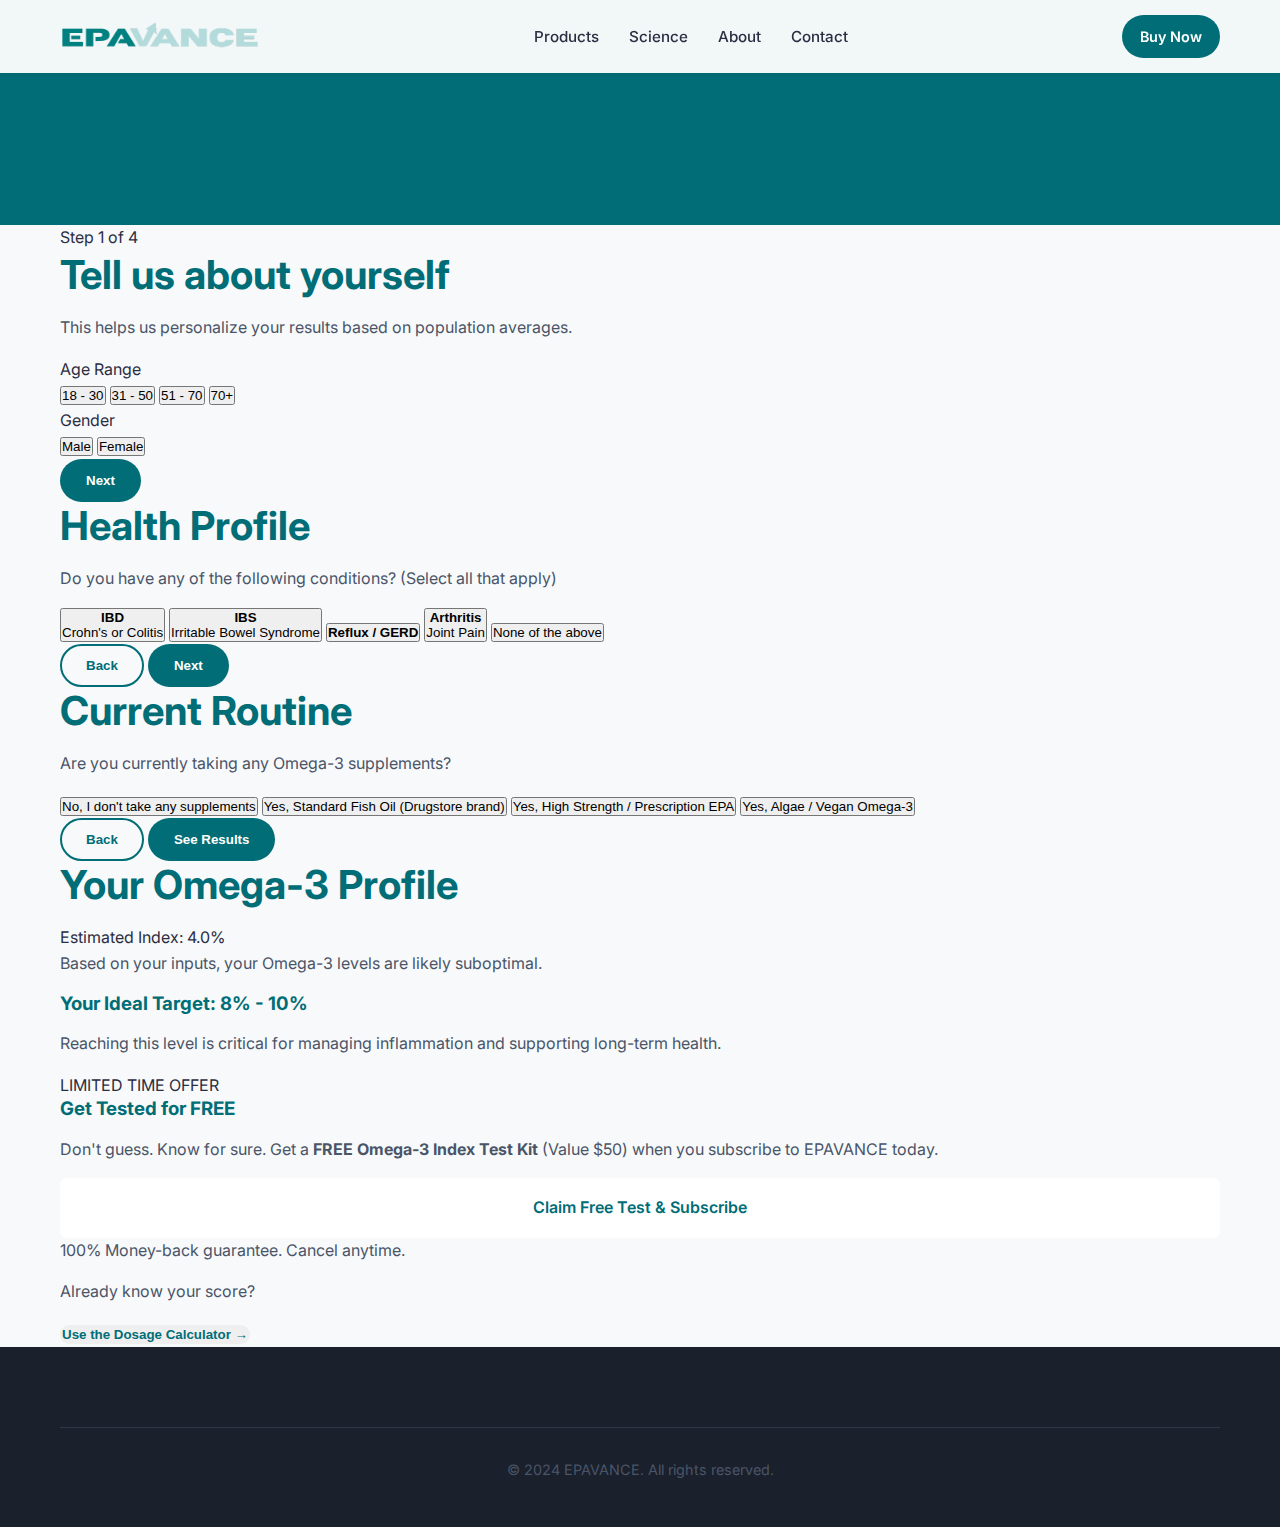
<file: calculator.html>
<!DOCTYPE html>
<html lang="en">

<head>
    <meta charset="UTF-8">
    <meta name="viewport" content="width=device-width, initial-scale=1.0">
    <title>Omega-3 Index Calculator | EPAVANCE</title>
    <link rel="preconnect" href="https://fonts.googleapis.com">
    <link rel="preconnect" href="https://fonts.gstatic.com" crossorigin>
    <link href="https://fonts.googleapis.com/css2?family=Inter:wght@300;400;500;600;700&display=swap" rel="stylesheet">
    <link rel="stylesheet" href="style.css">
    <link rel="stylesheet" href="calculator.css">
</head>

<body>

    <header id="main-header">
        <div class="container header-content">
            <a href="index.html" class="logo">
                <img src="assets/logo.png" alt="EPAVANCE Logo">
            </a>
            <nav id="main-nav">
                <ul>
                    <li><a href="index.html#product">Products</a></li>
                    <li><a href="index.html#science">Science</a></li>
                    <li><a href="index.html#about">About</a></li>
                    <li><a href="index.html#contact">Contact</a></li>
                </ul>
            </nav>
            <a href="index.html#product" class="btn btn-primary btn-sm">Buy Now</a>
        </div>
    </header>

    <main class="calculator-page">
        <section class="calculator-hero">
            <div class="container">
                <h1>Omega-3 Index Calculator</h1>
                <p class="lead">Estimate the amount of EPA+DHA needed to reach your target Omega-3 Index.</p>
            </div>
        </section>

        <!-- Assessment Wizard -->
        <section id="assessment-section" class="assessment-section">
            <div class="container">
                <div class="assessment-container">

                    <!-- Progress Bar -->
                    <div class="assessment-progress">
                        <div class="progress-bar">
                            <div class="progress-fill" id="progress-fill" style="width: 25%;"></div>
                        </div>
                        <div class="step-indicator">Step <span id="current-step">1</span> of 4</div>
                    </div>

                    <!-- Step 1: Demographics -->
                    <div class="assessment-step active" id="step-1">
                        <h2>Tell us about yourself</h2>
                        <p class="step-desc">This helps us personalize your results based on population averages.</p>

                        <div class="form-group">
                            <label>Age Range</label>
                            <div class="option-grid">
                                <button type="button" class="option-btn" onclick="selectOption(this, 'age', '18-30')">18
                                    - 30</button>
                                <button type="button" class="option-btn" onclick="selectOption(this, 'age', '31-50')">31
                                    - 50</button>
                                <button type="button" class="option-btn" onclick="selectOption(this, 'age', '51-70')">51
                                    - 70</button>
                                <button type="button" class="option-btn"
                                    onclick="selectOption(this, 'age', '70+')">70+</button>
                            </div>
                        </div>

                        <div class="form-group">
                            <label>Gender</label>
                            <div class="option-grid">
                                <button type="button" class="option-btn"
                                    onclick="selectOption(this, 'gender', 'Male')">Male</button>
                                <button type="button" class="option-btn"
                                    onclick="selectOption(this, 'gender', 'Female')">Female</button>
                            </div>
                        </div>

                        <div class="step-actions">
                            <button class="btn btn-primary" onclick="nextStep(2)">Next</button>
                        </div>
                    </div>

                    <!-- Step 2: Health Profile -->
                    <div class="assessment-step" id="step-2">
                        <h2>Health Profile</h2>
                        <p class="step-desc">Do you have any of the following conditions? (Select all that apply)</p>

                        <div class="option-grid col-2">
                            <button type="button" class="option-btn" onclick="toggleOption(this, 'conditions', 'IBD')">
                                <strong>IBD</strong><br><span class="small">Crohn's or Colitis</span>
                            </button>
                            <button type="button" class="option-btn" onclick="toggleOption(this, 'conditions', 'IBS')">
                                <strong>IBS</strong><br><span class="small">Irritable Bowel Syndrome</span>
                            </button>
                            <button type="button" class="option-btn"
                                onclick="toggleOption(this, 'conditions', 'Reflux')">
                                <strong>Reflux / GERD</strong>
                            </button>
                            <button type="button" class="option-btn"
                                onclick="toggleOption(this, 'conditions', 'Arthritis')">
                                <strong>Arthritis</strong><br><span class="small">Joint Pain</span>
                            </button>
                            <button type="button" class="option-btn full-width"
                                onclick="toggleOption(this, 'conditions', 'None')">None of the above</button>
                        </div>

                        <div class="step-actions">
                            <button class="btn btn-outline" onclick="prevStep(1)">Back</button>
                            <button class="btn btn-primary" onclick="nextStep(3)">Next</button>
                        </div>
                    </div>

                    <!-- Step 3: Current Routine -->
                    <div class="assessment-step" id="step-3">
                        <h2>Current Routine</h2>
                        <p class="step-desc">Are you currently taking any Omega-3 supplements?</p>

                        <div class="option-list">
                            <button type="button" class="option-btn list-btn"
                                onclick="selectOption(this, 'supplements', 'None')">
                                No, I don't take any supplements
                            </button>
                            <button type="button" class="option-btn list-btn"
                                onclick="selectOption(this, 'supplements', 'Standard')">
                                Yes, Standard Fish Oil (Drugstore brand)
                            </button>
                            <button type="button" class="option-btn list-btn"
                                onclick="selectOption(this, 'supplements', 'HighEPA')">
                                Yes, High Strength / Prescription EPA
                            </button>
                            <button type="button" class="option-btn list-btn"
                                onclick="selectOption(this, 'supplements', 'Vegan')">
                                Yes, Algae / Vegan Omega-3
                            </button>
                        </div>

                        <div class="step-actions">
                            <button class="btn btn-outline" onclick="prevStep(2)">Back</button>
                            <button class="btn btn-primary" onclick="calculateAssessment()">See Results</button>
                        </div>
                    </div>

                    <!-- Step 4: Results & Offer -->
                    <div class="assessment-step" id="step-4">
                        <div class="assessment-result-card">
                            <div class="result-header">
                                <h2>Your Omega-3 Profile</h2>
                                <div class="score-badge">Estimated Index: <span id="estimated-score">4.0%</span></div>
                            </div>

                            <div class="result-body">
                                <p id="result-text">Based on your inputs, your Omega-3 levels are likely suboptimal.</p>

                                <div class="target-box">
                                    <h3>Your Ideal Target: 8% - 10%</h3>
                                    <p>Reaching this level is critical for managing inflammation and supporting
                                        long-term health.</p>
                                </div>

                                <div class="offer-box">
                                    <div class="offer-tag">LIMITED TIME OFFER</div>
                                    <h3>Get Tested for FREE</h3>
                                    <p>Don't guess. Know for sure. Get a <strong>FREE Omega-3 Index Test Kit</strong>
                                        (Value $50) when you subscribe to EPAVANCE today.</p>
                                    <a href="index.html#product" class="btn btn-primary btn-lg btn-block">Claim Free
                                        Test & Subscribe</a>
                                    <p class="offer-sub">100% Money-back guarantee. Cancel anytime.</p>
                                </div>
                            </div>

                            <div class="result-footer">
                                <p>Already know your score?</p>
                                <button class="btn btn-text" onclick="showCalculator()">Use the Dosage Calculator
                                    &rarr;</button>
                            </div>
                        </div>
                    </div>

                </div>
            </div>
        </section>

        <section id="calculator-section" class="calculator-section" style="display: none;">
            <div class="container">
                <div class="section-header-row">
                    <button class="btn btn-text" onclick="showAssessment()">&larr; Back to Assessment</button>
                </div>
                <div class="calculator-container">
                    <div class="calculator-inputs">

                        <!-- Target Level -->
                        <div class="input-group">
                            <div class="label-row">
                                <label for="target-level">Target Omega-3 Index Level (%)</label>
                                <span class="value-display" id="target-display">8.0%</span>
                            </div>
                            <div class="slider-container">
                                <input type="range" id="target-level" min="4" max="12" step="0.1" value="8.0">
                                <div class="slider-labels">
                                    <span>4%</span>
                                    <span>8%</span>
                                    <span>12%</span>
                                </div>
                            </div>
                            <p class="input-help">An Omega-3 Index of 8% - 12% is considered optimal.</p>
                        </div>

                        <!-- Current Level -->
                        <div class="input-group">
                            <label for="current-level">Current Omega-3 Index Level (%)</label>
                            <div class="number-input-wrapper">
                                <input type="number" id="current-level" min="0" max="12" step="0.1"
                                    placeholder="e.g. 4.0">
                            </div>
                            <p class="input-help">Enter your most recent Omega-3 Index test result.</p>
                        </div>

                        <!-- Omega-3 Form -->
                        <div class="input-group">
                            <label>Omega-3 Form (optional)</label>
                            <div class="form-options">
                                <button type="button" class="form-btn" data-form="ethyl-ester">Ethyl Ester</button>
                                <button type="button" class="form-btn" data-form="triglyceride">Triglyceride</button>
                                <button type="button" class="form-btn" data-form="phospholipid">Phospholipid</button>
                                <button type="button" class="form-btn active" data-form="unknown">I don't know</button>
                            </div>
                            <p class="input-help">Different forms of Omega-3 have different absorption rates. Select the
                                form you are taking, or "I don't know".</p>
                        </div>

                    </div>

                    <div class="calculator-result">
                        <div class="result-card">
                            <h3>Amount of EPA+DHA needed per day to reach your target blood level</h3>
                            <div class="result-value">
                                <span id="result-number">0</span>
                                <span class="unit">mg</span>
                            </div>
                            <p class="result-note">This is an estimate based on your inputs.</p>
                            <a href="index.html#product" class="btn btn-primary btn-block">Shop EPAVANCE Omega-3</a>
                        </div>
                    </div>
                </div>

                <div class="disclaimer">
                    <p><strong>Disclaimer:</strong> This calculator provides an estimate based on population averages.
                        Individual responses to Omega-3 supplementation can vary due to genetics, diet, weight, and
                        other factors. It is always recommended to re-test your Omega-3 Index after 3-4 months of
                        supplementation to ensure you have reached your target. This tool is not intended to provide
                        medical advice.</p>
                    <p class="reference">Based on the model by Walker et al. (2019), Am J Clin Nutr.</p>
                </div>
            </div>
        </section>
    </main>

    <footer>
        <div class="container">
            <div class="footer-bottom">
                <p>&copy; 2024 EPAVANCE. All rights reserved.</p>
            </div>
        </div>
    </footer>

    <script src="calculator.js"></script>
</body>

</html>
</file>
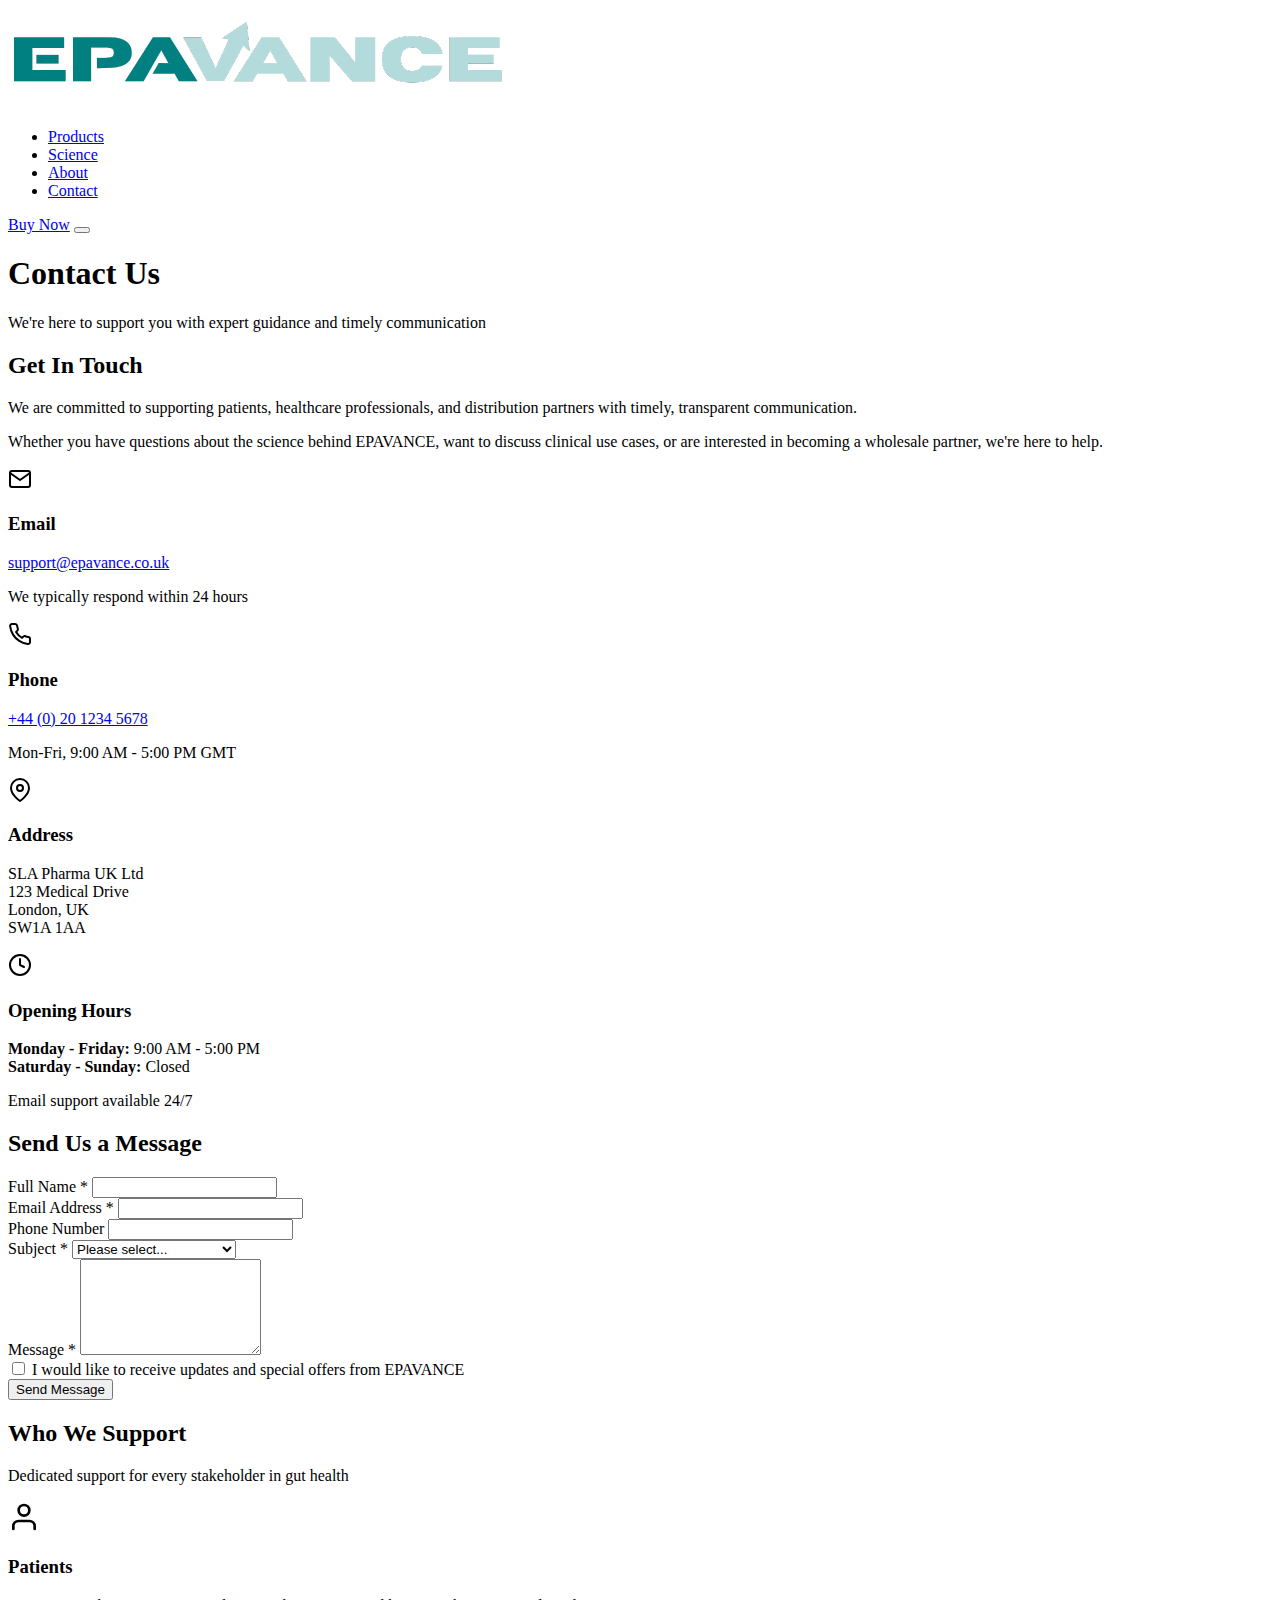
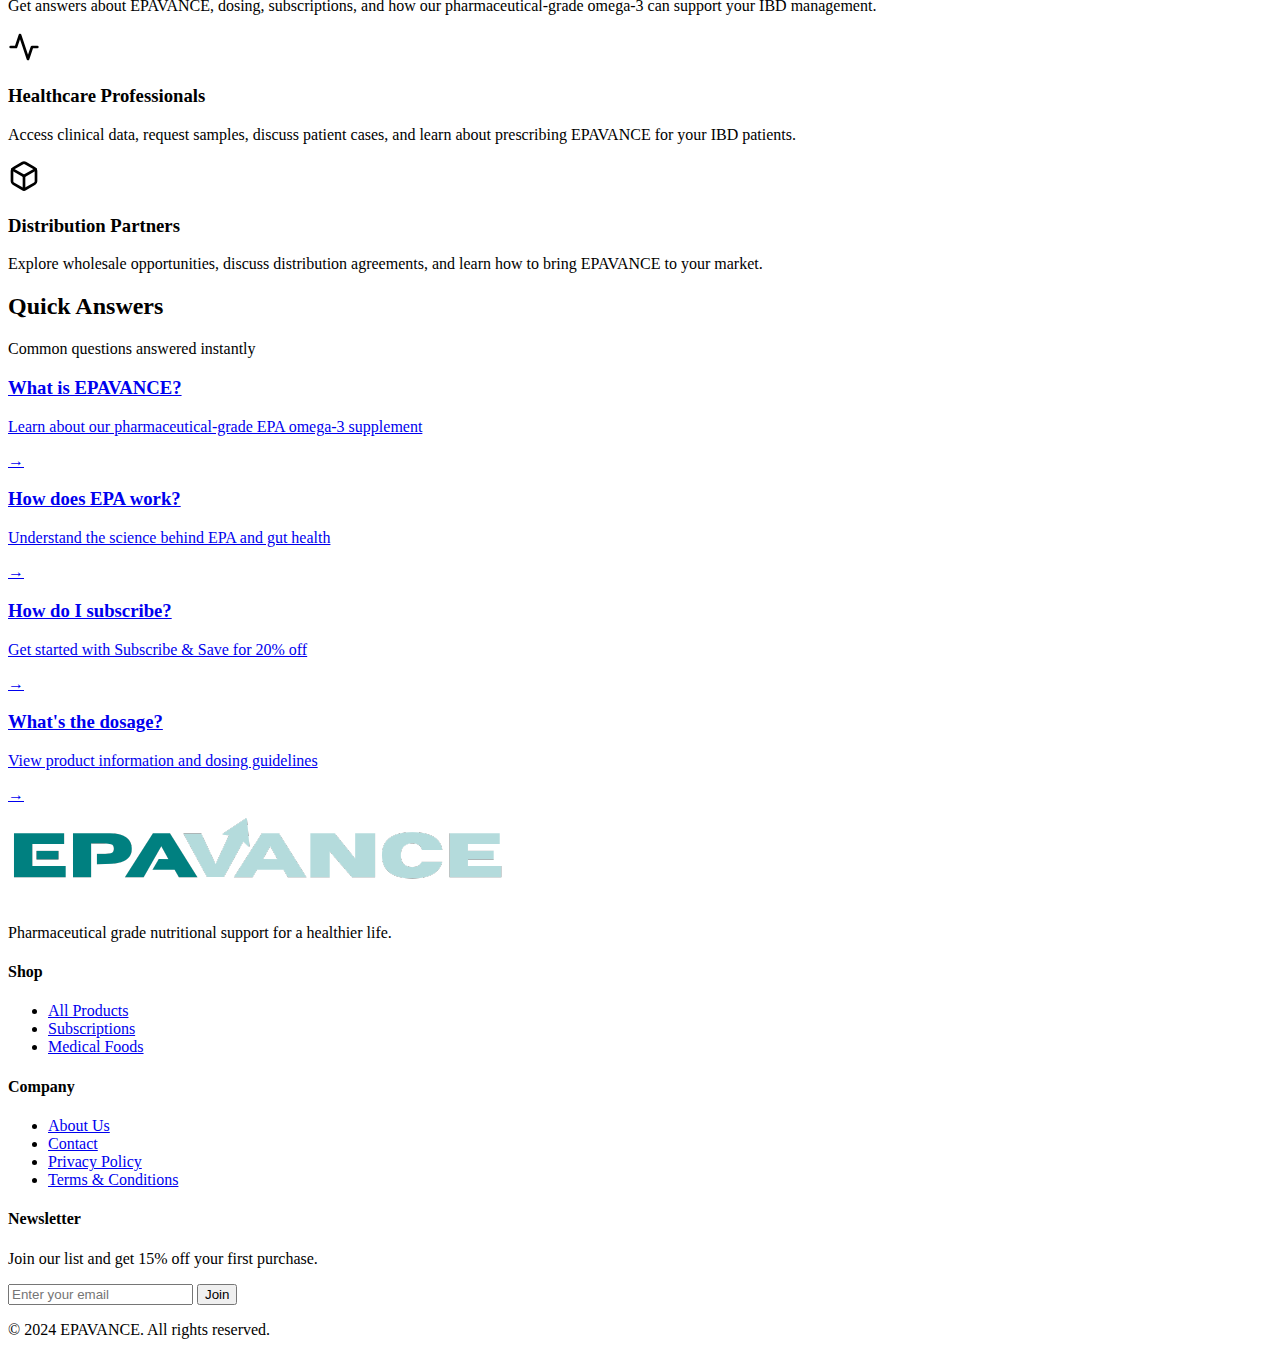
<file: contact.html>
<!DOCTYPE html>
<html lang="en">

<head>
    <meta charset="UTF-8">
    <div class="container header-content">
        <a href="index.html" class="logo">
            <img src="assets/logo.png" alt="EPAVANCE Logo">
        </a>
        <nav id="main-nav">
            <ul>
                <li><a href="index.html#product">Products</a></li>
                <li><a href="science.html">Science</a></li>
                <li><a href="about.html">About</a></li>
                <li><a href="contact.html" class="active">Contact</a></li>
            </ul>
        </nav>
        <a href="#" class="btn btn-primary btn-sm">Buy Now</a>
        <button id="mobile-menu-toggle" aria-label="Toggle Menu">
            <span></span>
            <span></span>
            <span></span>
        </button>
    </div>
    </header>

    <main>
        <!-- Hero Section -->
        <section id="contact-hero" class="page-hero">
            <div class="container">
                <div class="hero-content-center">
                    <h1 class="fade-in-up">Contact Us</h1>
                    <p class="lead fade-in-up delay-1">We're here to support you with expert guidance and timely
                        communication</p>
                </div>
            </div>
        </section>

        <!-- Contact Info & Form -->
        <section class="section-padding">
            <div class="container">
                <div class="grid-2 contact-grid">
                    <!-- Contact Information -->
                    <div class="contact-info">
                        <h2>Get In Touch</h2>
                        <p>We are committed to supporting patients, healthcare professionals, and distribution partners
                            with timely, transparent communication.</p>
                        <p>Whether you have questions about the science behind EPAVANCE, want to discuss clinical use
                            cases, or are interested in becoming a wholesale partner, we're here to help.</p>

                        <div class="contact-methods">
                            <div class="contact-method">
                                <div class="contact-icon">
                                    <svg xmlns="http://www.w3.org/2000/svg" width="24" height="24" viewBox="0 0 24 24"
                                        fill="none" stroke="currentColor" stroke-width="2" stroke-linecap="round"
                                        stroke-linejoin="round">
                                        <path
                                            d="M4 4h16c1.1 0 2 .9 2 2v12c0 1.1-.9 2-2 2H4c-1.1 0-2-.9-2-2V6c0-1.1.9-2 2-2z">
                                        </path>
                                        <polyline points="22,6 12,13 2,6"></polyline>
                                    </svg>
                                </div>
                                <div>
                                    <h3>Email</h3>
                                    <p><a href="mailto:support@epavance.co.uk">support@epavance.co.uk</a></p>
                                    <p class="contact-note">We typically respond within 24 hours</p>
                                </div>
                            </div>

                            <div class="contact-method">
                                <div class="contact-icon">
                                    <svg xmlns="http://www.w3.org/2000/svg" width="24" height="24" viewBox="0 0 24 24"
                                        fill="none" stroke="currentColor" stroke-width="2" stroke-linecap="round"
                                        stroke-linejoin="round">
                                        <path
                                            d="M22 16.92v3a2 2 0 0 1-2.18 2 19.79 19.79 0 0 1-8.63-3.07 19.5 19.5 0 0 1-6-6 19.79 19.79 0 0 1-3.07-8.67A2 2 0 0 1 4.11 2h3a2 2 0 0 1 2 1.72 12.84 12.84 0 0 0 .7 2.81 2 2 0 0 1-.45 2.11L8.09 9.91a16 16 0 0 0 6 6l1.27-1.27a2 2 0 0 1 2.11-.45 12.84 12.84 0 0 0 2.81.7A2 2 0 0 1 22 16.92z">
                                        </path>
                                    </svg>
                                </div>
                                <div>
                                    <h3>Phone</h3>
                                    <p><a href="tel:+442012345678">+44 (0) 20 1234 5678</a></p>
                                    <p class="contact-note">Mon-Fri, 9:00 AM - 5:00 PM GMT</p>
                                </div>
                            </div>

                            <div class="contact-method">
                                <div class="contact-icon">
                                    <svg xmlns="http://www.w3.org/2000/svg" width="24" height="24" viewBox="0 0 24 24"
                                        fill="none" stroke="currentColor" stroke-width="2" stroke-linecap="round"
                                        stroke-linejoin="round">
                                        <path d="M21 10c0 7-9 13-9 13s-9-6-9-13a9 9 0 0 1 18 0z"></path>
                                        <circle cx="12" cy="10" r="3"></circle>
                                    </svg>
                                </div>
                                <div>
                                    <h3>Address</h3>
                                    <p>SLA Pharma UK Ltd<br>
                                        123 Medical Drive<br>
                                        London, UK<br>
                                        SW1A 1AA</p>
                                </div>
                            </div>

                            <div class="contact-method">
                                <div class="contact-icon">
                                    <svg xmlns="http://www.w3.org/2000/svg" width="24" height="24" viewBox="0 0 24 24"
                                        fill="none" stroke="currentColor" stroke-width="2" stroke-linecap="round"
                                        stroke-linejoin="round">
                                        <circle cx="12" cy="12" r="10"></circle>
                                        <polyline points="12 6 12 12 16 14"></polyline>
                                    </svg>
                                </div>
                                <div>
                                    <h3>Opening Hours</h3>
                                    <p><strong>Monday - Friday:</strong> 9:00 AM - 5:00 PM<br>
                                        <strong>Saturday - Sunday:</strong> Closed
                                    </p>
                                    <p class="contact-note">Email support available 24/7</p>
                                </div>
                            </div>
                        </div>
                    </div>

                    <!-- Contact Form -->
                    <div class="contact-form-container">
                        <h2>Send Us a Message</h2>
                        <form id="contact-form" class="contact-form">
                            <div class="form-group">
                                <label for="name">Full Name *</label>
                                <input type="text" id="name" name="name" required>
                            </div>

                            <div class="form-group">
                                <label for="email">Email Address *</label>
                                <input type="email" id="email" name="email" required>
                            </div>

                            <div class="form-group">
                                <label for="phone">Phone Number</label>
                                <input type="tel" id="phone" name="phone">
                            </div>

                            <div class="form-group">
                                <label for="subject">Subject *</label>
                                <select id="subject" name="subject" required>
                                    <option value="">Please select...</option>
                                    <option value="general">General Inquiry</option>
                                    <option value="product">Product Information</option>
                                    <option value="order">Order Support</option>
                                    <option value="healthcare">Healthcare Professional</option>
                                    <option value="wholesale">Wholesale/Distribution</option>
                                    <option value="other">Other</option>
                                </select>
                            </div>

                            <div class="form-group">
                                <label for="message">Message *</label>
                                <textarea id="message" name="message" rows="6" required></textarea>
                            </div>

                            <div class="form-group checkbox-group">
                                <label>
                                    <input type="checkbox" name="newsletter" id="newsletter">
                                    <span>I would like to receive updates and special offers from EPAVANCE</span>
                                </label>
                            </div>

                            <button type="submit" class="btn btn-primary">Send Message</button>
                        </form>
                    </div>
                </div>
            </div>
        </section>

        <!-- Who We Support -->
        <section class="section-padding bg-light">
            <div class="container">
                <div class="text-center">
                    <h2 class="section-title">Who We Support</h2>
                    <p class="section-subtitle">Dedicated support for every stakeholder in gut health</p>
                </div>

                <div class="grid-3">
                    <div class="support-card">
                        <div class="support-icon">
                            <svg xmlns="http://www.w3.org/2000/svg" width="32" height="32" viewBox="0 0 24 24"
                                fill="none" stroke="currentColor" stroke-width="2" stroke-linecap="round"
                                stroke-linejoin="round">
                                <path d="M20 21v-2a4 4 0 0 0-4-4H8a4 4 0 0 0-4 4v2"></path>
                                <circle cx="12" cy="7" r="4"></circle>
                            </svg>
                        </div>
                        <h3>Patients</h3>
                        <p>Get answers about EPAVANCE, dosing, subscriptions, and how our pharmaceutical-grade omega-3
                            can support your IBD management.</p>
                    </div>

                    <div class="support-card">
                        <div class="support-icon">
                            <svg xmlns="http://www.w3.org/2000/svg" width="32" height="32" viewBox="0 0 24 24"
                                fill="none" stroke="currentColor" stroke-width="2" stroke-linecap="round"
                                stroke-linejoin="round">
                                <path d="M22 12h-4l-3 9L9 3l-3 9H2"></path>
                            </svg>
                        </div>
                        <h3>Healthcare Professionals</h3>
                        <p>Access clinical data, request samples, discuss patient cases, and learn about prescribing
                            EPAVANCE for your IBD patients.</p>
                    </div>

                    <div class="support-card">
                        <div class="support-icon">
                            <svg xmlns="http://www.w3.org/2000/svg" width="32" height="32" viewBox="0 0 24 24"
                                fill="none" stroke="currentColor" stroke-width="2" stroke-linecap="round"
                                stroke-linejoin="round">
                                <path
                                    d="M21 16V8a2 2 0 0 0-1-1.73l-7-4a2 2 0 0 0-2 0l-7 4A2 2 0 0 0 3 8v8a2 2 0 0 0 1 1.73l7 4a2 2 0 0 0 2 0l7-4A2 2 0 0 0 21 16z">
                                </path>
                                <polyline points="3.27 6.96 12 12.01 20.73 6.96"></polyline>
                                <line x1="12" y1="22.08" x2="12" y2="12"></line>
                            </svg>
                        </div>
                        <h3>Distribution Partners</h3>
                        <p>Explore wholesale opportunities, discuss distribution agreements, and learn how to bring
                            EPAVANCE to your market.</p>
                    </div>
                </div>
            </div>
        </section>

        <!-- FAQ Quick Links -->
        <section class="section-padding">
            <div class="container">
                <div class="text-center">
                    <h2 class="section-title">Quick Answers</h2>
                    <p class="section-subtitle">Common questions answered instantly</p>
                </div>

                <div class="faq-quick-links">
                    <a href="about.html" class="faq-link-card">
                        <h3>What is EPAVANCE?</h3>
                        <p>Learn about our pharmaceutical-grade EPA omega-3 supplement</p>
                        <span class="link-arrow">→</span>
                    </a>

                    <a href="science.html" class="faq-link-card">
                        <h3>How does EPA work?</h3>
                        <p>Understand the science behind EPA and gut health</p>
                        <span class="link-arrow">→</span>
                    </a>

                    <a href="subscribe.html" class="faq-link-card">
                        <h3>How do I subscribe?</h3>
                        <p>Get started with Subscribe & Save for 20% off</p>
                        <span class="link-arrow">→</span>
                    </a>

                    <a href="index.html#product" class="faq-link-card">
                        <h3>What's the dosage?</h3>
                        <p>View product information and dosing guidelines</p>
                        <span class="link-arrow">→</span>
                    </a>
                </div>
            </div>
        </section>

    </main>

    <footer>
        <div class="container">
            <div class="footer-grid">
                <div class="footer-col">
                    <img src="assets/logo.png" alt="EPAVANCE" class="footer-logo">
                    <p>Pharmaceutical grade nutritional support for a healthier life.</p>
                </div>
                <div class="footer-col">
                    <h4>Shop</h4>
                    <ul>
                        <li><a href="shop.html">All Products</a></li>
                        <li><a href="subscribe.html">Subscriptions</a></li>
                        <li><a href="medical-foods.html">Medical Foods</a></li>
                    </ul>
                </div>
                <div class="footer-col">
                    <h4>Company</h4>
                    <ul>
                        <li><a href="about.html">About Us</a></li>
                        <li><a href="contact.html">Contact</a></li>
                        <li><a href="privacy.html">Privacy Policy</a></li>
                        <li><a href="terms.html">Terms & Conditions</a></li>
                    </ul>
                </div>
                <div class="footer-col">
                    <h4>Newsletter</h4>
                    <p>Join our list and get 15% off your first purchase.</p>
                    <form class="newsletter-form">
                        <input type="email" placeholder="Enter your email">
                        <button type="submit">Join</button>
                    </form>
                </div>
            </div>
            <div class="footer-bottom">
                <p>&copy; 2024 EPAVANCE. All rights reserved.</p>
            </div>
        </div>
    </footer>

    <script src="script.js"></script>
    </body>

</html>
</file>
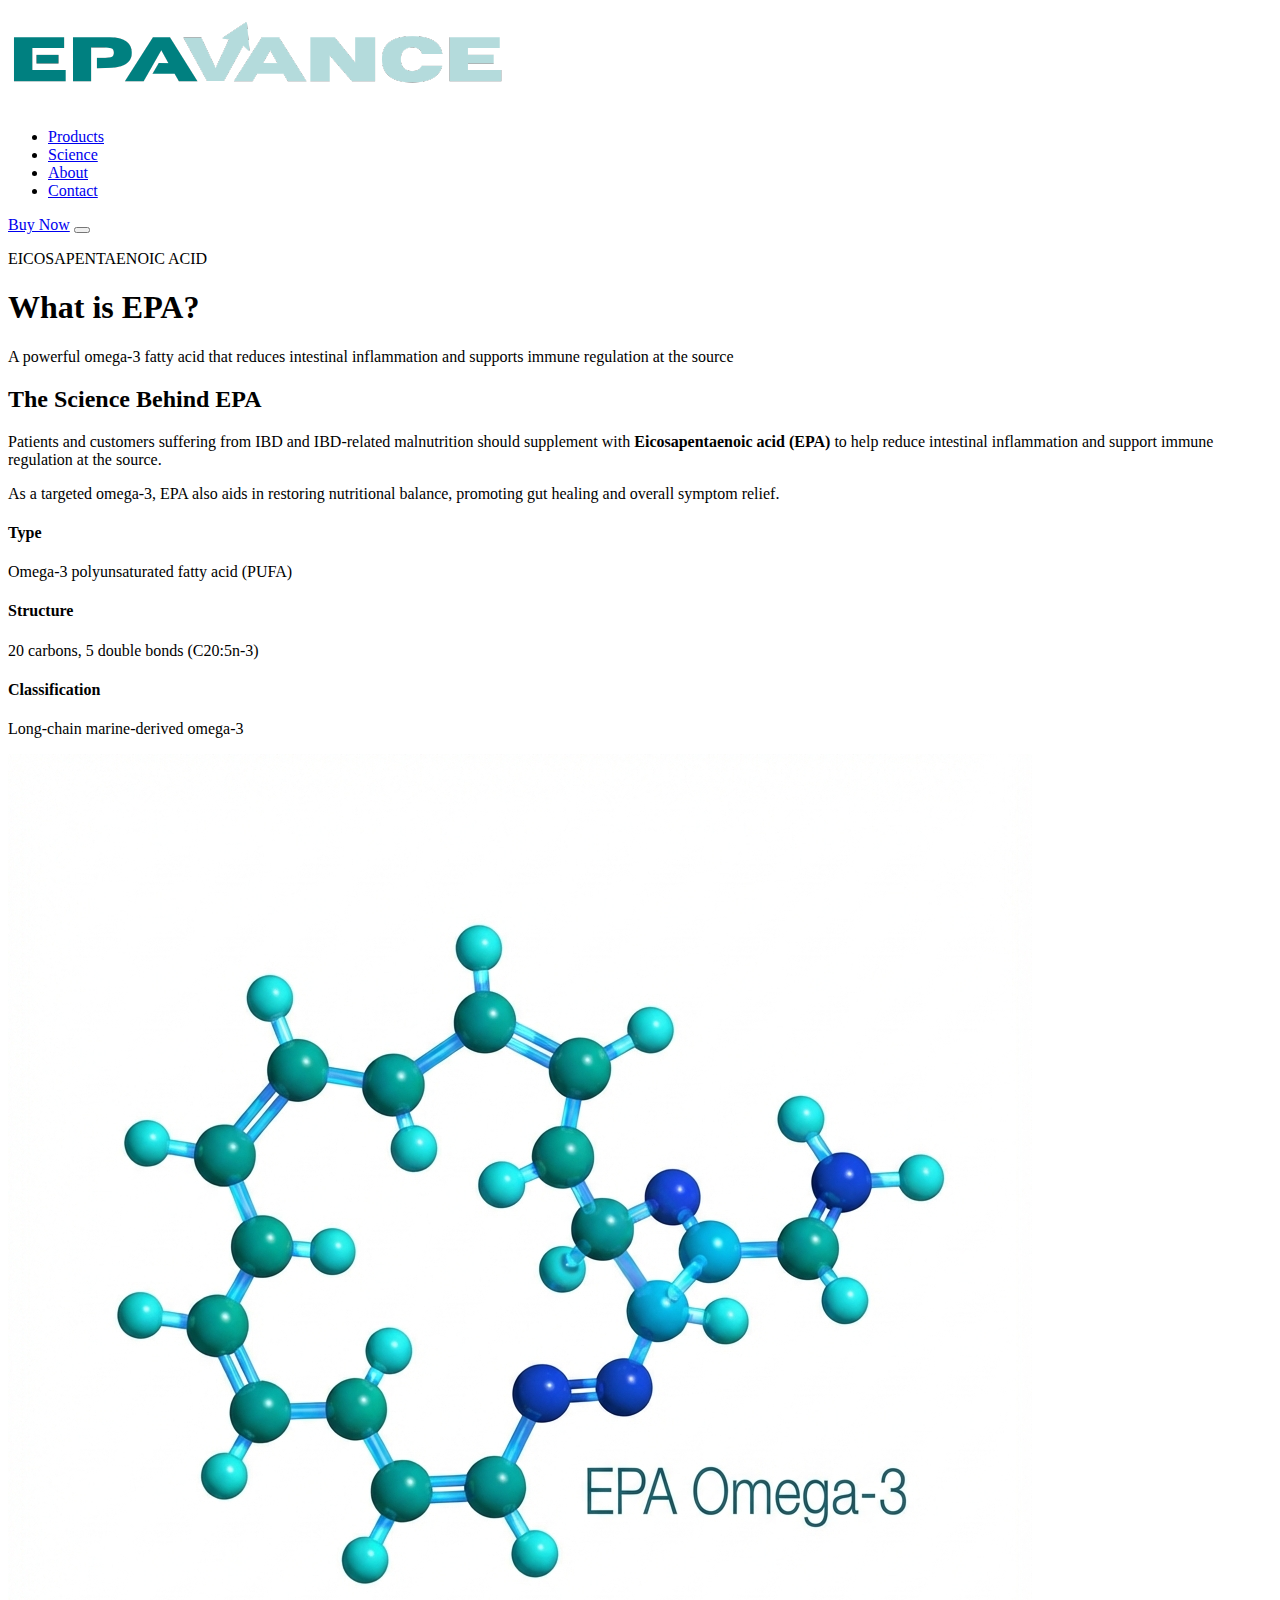
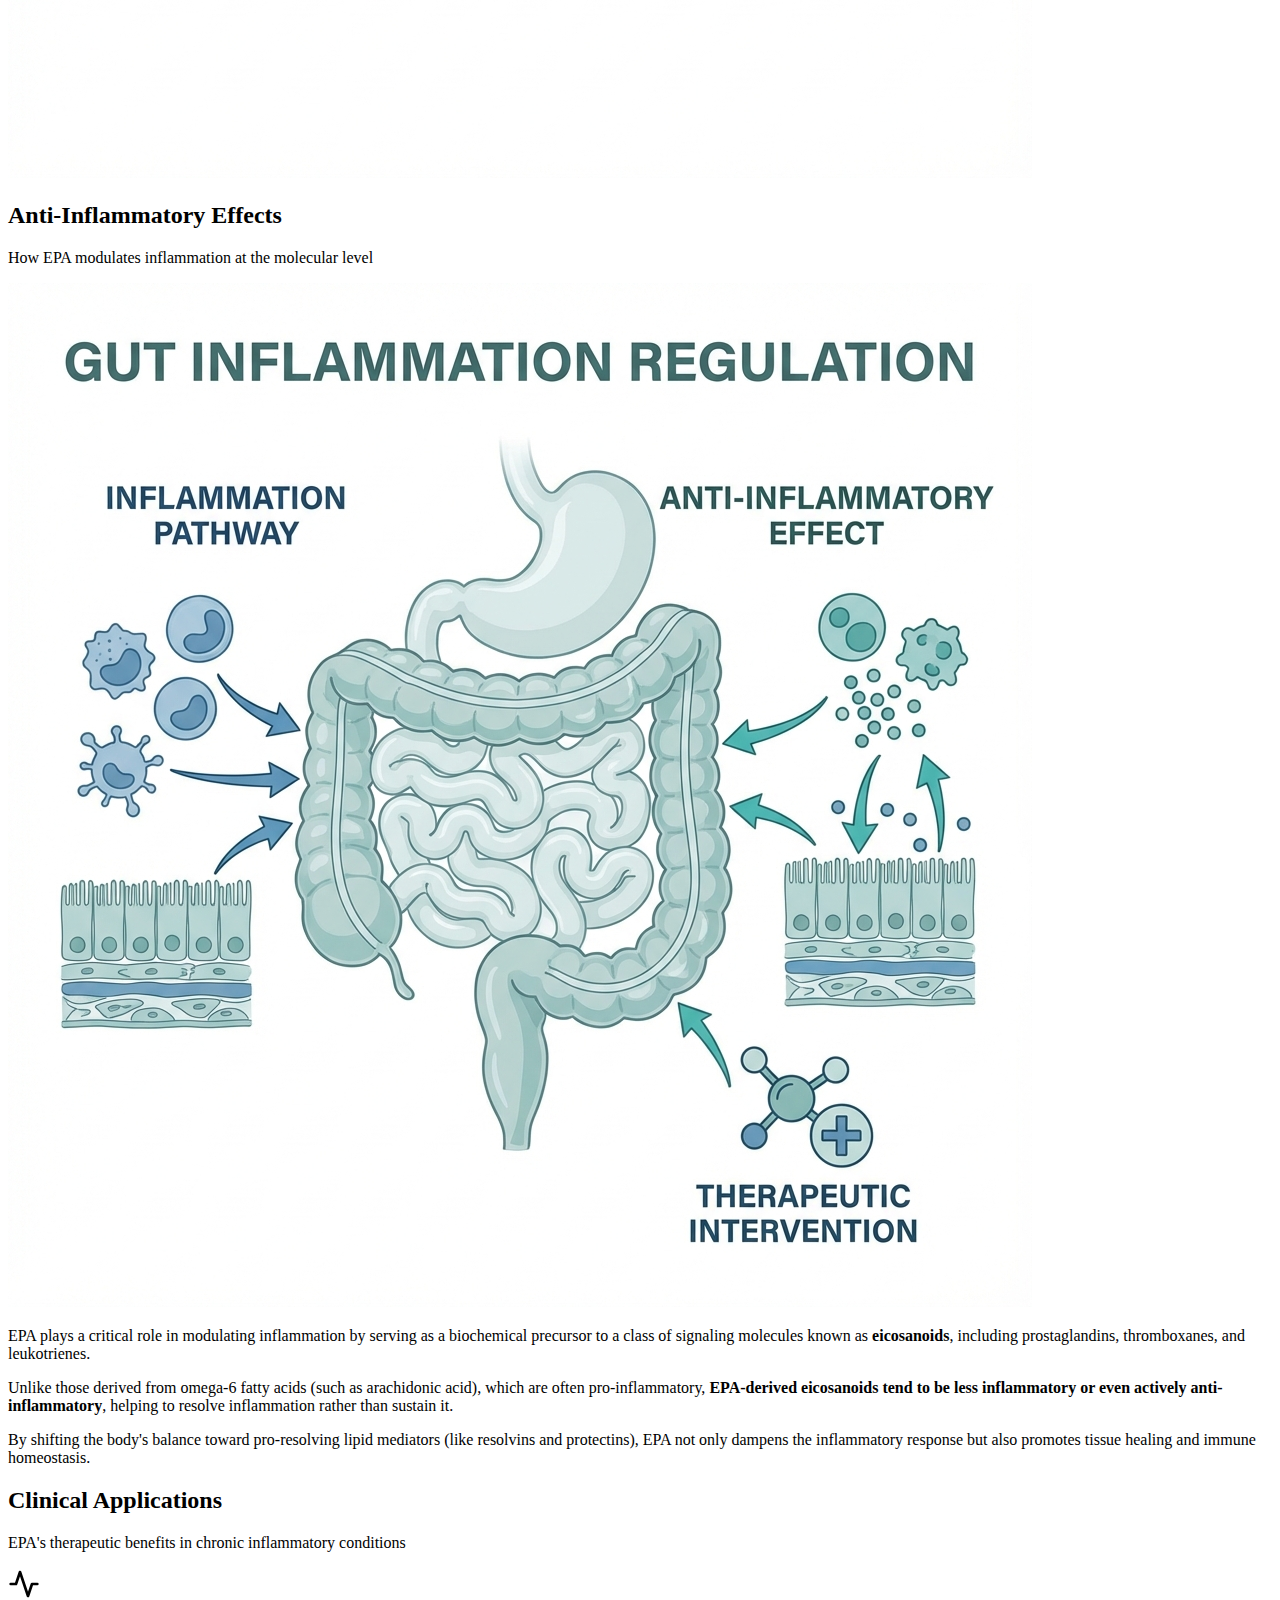
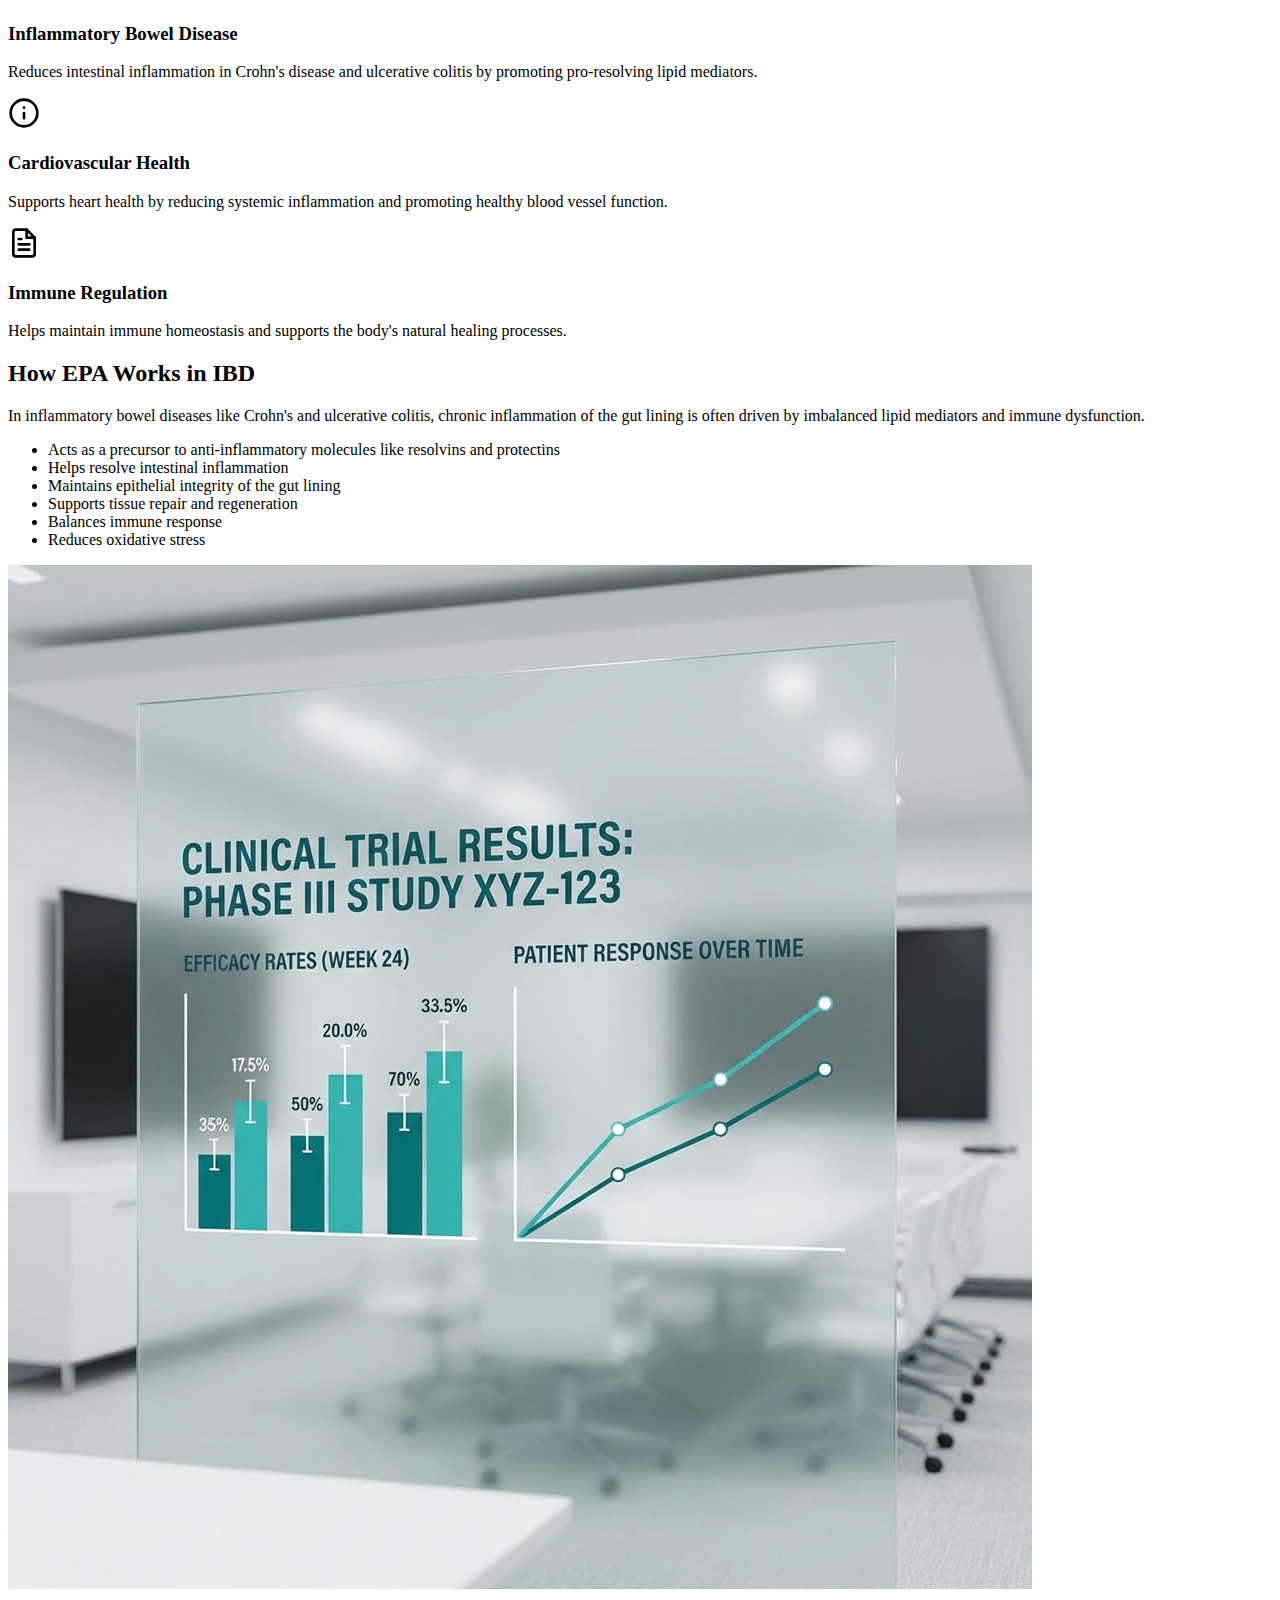
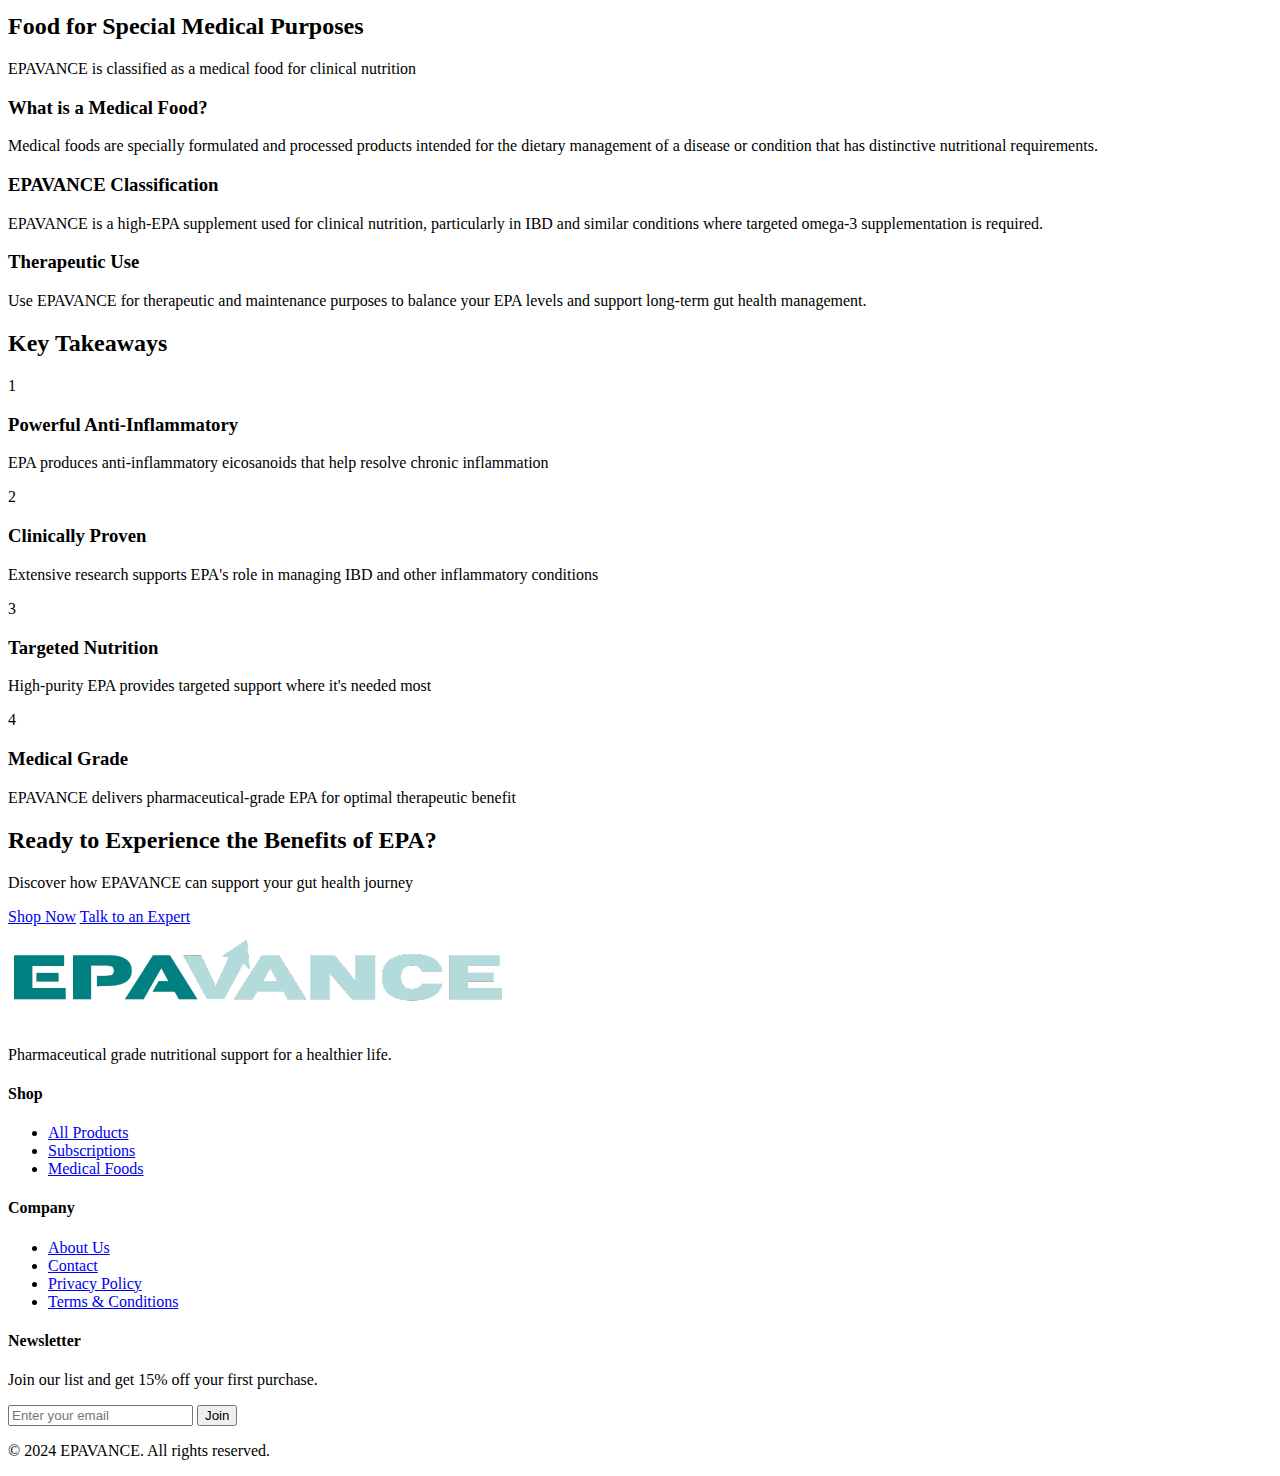
<file: science.html>
<!DOCTYPE html>
<html lang="en">

<head>
    <meta charset="UTF-8">
    <div class="container header-content">
        <a href="index.html" class="logo">
            <img src="assets/logo.png" alt="EPAVANCE Logo">
        </a>
        <nav id="main-nav">
            <ul>
                <li><a href="index.html#product">Products</a></li>
                <li><a href="science.html" class="active">Science</a></li>
                <li><a href="about.html">About</a></li>
                <li><a href="contact.html">Contact</a></li>
            </ul>
        </nav>
        <a href="#" class="btn btn-primary btn-sm">Buy Now</a>
        <button id="mobile-menu-toggle" aria-label="Toggle Menu">
            <span></span>
            <span></span>
            <span></span>
        </button>
    </div>
    </header>

    <main>
        <!-- Hero Section -->
        <section id="science-hero" class="page-hero">
            <div class="container">
                <div class="hero-content-center">
                    <p class="hero-label">EICOSAPENTAENOIC ACID</p>
                    <h1 class="fade-in-up">What is EPA?</h1>
                    <p class="lead fade-in-up delay-1">A powerful omega-3 fatty acid that reduces intestinal
                        inflammation and supports immune regulation at the source</p>
                </div>
            </div>
        </section>

        <!-- Introduction -->
        <section class="section-padding">
            <div class="container">
                <div class="grid-2 align-center">
                    <div class="content-block">
                        <h2>The Science Behind EPA</h2>
                        <p>Patients and customers suffering from IBD and IBD-related malnutrition should supplement with
                            <strong>Eicosapentaenoic acid (EPA)</strong> to help reduce intestinal inflammation and
                            support immune regulation at the source.
                        </p>
                        <p>As a targeted omega-3, EPA also aids in restoring nutritional balance, promoting gut healing
                            and overall symptom relief.</p>
                        <div class="science-facts">
                            <div class="fact-item">
                                <h4>Type</h4>
                                <p>Omega-3 polyunsaturated fatty acid (PUFA)</p>
                            </div>
                            <div class="fact-item">
                                <h4>Structure</h4>
                                <p>20 carbons, 5 double bonds (C20:5n-3)</p>
                            </div>
                            <div class="fact-item">
                                <h4>Classification</h4>
                                <p>Long-chain marine-derived omega-3</p>
                            </div>
                        </div>
                    </div>
                    <div class="image-block fade-in-right">
                        <img src="assets/epa-molecule.png" alt="EPA Molecular Structure" class="rounded-shadow">
                    </div>
                </div>
            </div>
        </section>

        <!-- Anti-Inflammatory Effects -->
        <section class="section-padding bg-light">
            <div class="container">
                <div class="text-center">
                    <h2 class="section-title">Anti-Inflammatory Effects</h2>
                    <p class="section-subtitle">How EPA modulates inflammation at the molecular level</p>
                </div>

                <div class="grid-2 align-center reverse-mobile">
                    <div class="image-block fade-in-left">
                        <img src="assets/inflammation.png" alt="Inflammation Pathway" class="rounded-shadow">
                    </div>
                    <div class="content-block">
                        <p>EPA plays a critical role in modulating inflammation by serving as a biochemical precursor to
                            a class of signaling molecules known as <strong>eicosanoids</strong>, including
                            prostaglandins, thromboxanes, and leukotrienes.</p>

                        <p>Unlike those derived from omega-6 fatty acids (such as arachidonic acid), which are often
                            pro-inflammatory, <strong>EPA-derived eicosanoids tend to be less inflammatory or even
                                actively anti-inflammatory</strong>, helping to resolve inflammation rather than sustain
                            it.</p>

                        <div class="highlight-text">
                            By shifting the body's balance toward pro-resolving lipid mediators (like resolvins and
                            protectins), EPA not only dampens the inflammatory response but also promotes tissue healing
                            and immune homeostasis.
                        </div>
                    </div>
                </div>
            </div>
        </section>

        <!-- Clinical Applications -->
        <section class="section-padding">
            <div class="container">
                <div class="text-center">
                    <h2 class="section-title">Clinical Applications</h2>
                    <p class="section-subtitle">EPA's therapeutic benefits in chronic inflammatory conditions</p>
                </div>

                <div class="grid-3">
                    <div class="feature-card">
                        <div class="icon-box">
                            <svg xmlns="http://www.w3.org/2000/svg" width="32" height="32" viewBox="0 0 24 24"
                                fill="none" stroke="currentColor" stroke-width="2" stroke-linecap="round"
                                stroke-linejoin="round">
                                <path d="M22 12h-4l-3 9L9 3l-3 9H2"></path>
                            </svg>
                        </div>
                        <h3>Inflammatory Bowel Disease</h3>
                        <p>Reduces intestinal inflammation in Crohn's disease and ulcerative colitis by promoting
                            pro-resolving lipid mediators.</p>
                    </div>

                    <div class="feature-card">
                        <div class="icon-box">
                            <svg xmlns="http://www.w3.org/2000/svg" width="32" height="32" viewBox="0 0 24 24"
                                fill="none" stroke="currentColor" stroke-width="2" stroke-linecap="round"
                                stroke-linejoin="round">
                                <circle cx="12" cy="12" r="10"></circle>
                                <line x1="12" y1="16" x2="12" y2="12"></line>
                                <line x1="12" y1="8" x2="12.01" y2="8"></line>
                            </svg>
                        </div>
                        <h3>Cardiovascular Health</h3>
                        <p>Supports heart health by reducing systemic inflammation and promoting healthy blood vessel
                            function.</p>
                    </div>

                    <div class="feature-card">
                        <div class="icon-box">
                            <svg xmlns="http://www.w3.org/2000/svg" width="32" height="32" viewBox="0 0 24 24"
                                fill="none" stroke="currentColor" stroke-width="2" stroke-linecap="round"
                                stroke-linejoin="round">
                                <path d="M14 2H6a2 2 0 0 0-2 2v16a2 2 0 0 0 2 2h12a2 2 0 0 0 2-2V8z"></path>
                                <polyline points="14 2 14 8 20 8"></polyline>
                                <line x1="16" y1="13" x2="8" y2="13"></line>
                                <line x1="16" y1="17" x2="8" y2="17"></line>
                                <polyline points="10 9 9 9 8 9"></polyline>
                            </svg>
                        </div>
                        <h3>Immune Regulation</h3>
                        <p>Helps maintain immune homeostasis and supports the body's natural healing processes.</p>
                    </div>
                </div>
            </div>
        </section>

        <!-- How EPA Works -->
        <section class="section-padding bg-light">
            <div class="container">
                <div class="grid-2 align-center">
                    <div class="content-block">
                        <h2>How EPA Works in IBD</h2>
                        <p>In inflammatory bowel diseases like Crohn's and ulcerative colitis, chronic inflammation of
                            the gut lining is often driven by imbalanced lipid mediators and immune dysfunction.</p>

                        <ul class="check-list">
                            <li>Acts as a precursor to anti-inflammatory molecules like resolvins and protectins</li>
                            <li>Helps resolve intestinal inflammation</li>
                            <li>Maintains epithelial integrity of the gut lining</li>
                            <li>Supports tissue repair and regeneration</li>
                            <li>Balances immune response</li>
                            <li>Reduces oxidative stress</li>
                        </ul>
                    </div>
                    <div class="image-block fade-in-right">
                        <img src="assets/clinical-data.png" alt="Clinical Data" class="rounded-shadow">
                    </div>
                </div>
            </div>
        </section>

        <!-- Medical Food Classification -->
        <section class="section-padding">
            <div class="container">
                <div class="text-center">
                    <h2 class="section-title">Food for Special Medical Purposes</h2>
                    <p class="section-subtitle">EPAVANCE is classified as a medical food for clinical nutrition</p>
                </div>

                <div class="medical-food-info">
                    <div class="info-card">
                        <h3>What is a Medical Food?</h3>
                        <p>Medical foods are specially formulated and processed products intended for the dietary
                            management of a disease or condition that has distinctive nutritional requirements.</p>
                    </div>

                    <div class="info-card">
                        <h3>EPAVANCE Classification</h3>
                        <p>EPAVANCE is a high-EPA supplement used for clinical nutrition, particularly in IBD and
                            similar conditions where targeted omega-3 supplementation is required.</p>
                    </div>

                    <div class="info-card">
                        <h3>Therapeutic Use</h3>
                        <p>Use EPAVANCE for therapeutic and maintenance purposes to balance your EPA levels and support
                            long-term gut health management.</p>
                    </div>
                </div>
            </div>
        </section>

        <!-- Key Takeaways -->
        <section class="section-padding bg-light">
            <div class="container">
                <div class="text-center">
                    <h2 class="section-title">Key Takeaways</h2>
                </div>

                <div class="takeaways-grid">
                    <div class="takeaway-card">
                        <div class="takeaway-number">1</div>
                        <h3>Powerful Anti-Inflammatory</h3>
                        <p>EPA produces anti-inflammatory eicosanoids that help resolve chronic inflammation</p>
                    </div>

                    <div class="takeaway-card">
                        <div class="takeaway-number">2</div>
                        <h3>Clinically Proven</h3>
                        <p>Extensive research supports EPA's role in managing IBD and other inflammatory conditions</p>
                    </div>

                    <div class="takeaway-card">
                        <div class="takeaway-number">3</div>
                        <h3>Targeted Nutrition</h3>
                        <p>High-purity EPA provides targeted support where it's needed most</p>
                    </div>

                    <div class="takeaway-card">
                        <div class="takeaway-number">4</div>
                        <h3>Medical Grade</h3>
                        <p>EPAVANCE delivers pharmaceutical-grade EPA for optimal therapeutic benefit</p>
                    </div>
                </div>
            </div>
        </section>

        <!-- CTA Section -->
        <section id="cta-banner" class="section-padding text-center text-white">
            <div class="container">
                <h2>Ready to Experience the Benefits of EPA?</h2>
                <p>Discover how EPAVANCE can support your gut health journey</p>
                <div class="hero-actions">
                    <a href="index.html#product" class="btn btn-white">Shop Now</a>
                    <a href="contact.html" class="btn btn-outline">Talk to an Expert</a>
                </div>
            </div>
        </section>

    </main>

    <footer>
        <div class="container">
            <div class="footer-grid">
                <div class="footer-col">
                    <img src="assets/logo.png" alt="EPAVANCE" class="footer-logo">
                    <p>Pharmaceutical grade nutritional support for a healthier life.</p>
                </div>
                <div class="footer-col">
                    <h4>Shop</h4>
                    <ul>
                        <li><a href="shop.html">All Products</a></li>
                        <li><a href="subscribe.html">Subscriptions</a></li>
                        <li><a href="medical-foods.html">Medical Foods</a></li>
                    </ul>
                </div>
                <div class="footer-col">
                    <h4>Company</h4>
                    <ul>
                        <li><a href="about.html">About Us</a></li>
                        <li><a href="contact.html">Contact</a></li>
                        <li><a href="privacy.html">Privacy Policy</a></li>
                        <li><a href="terms.html">Terms & Conditions</a></li>
                    </ul>
                </div>
                <div class="footer-col">
                    <h4>Newsletter</h4>
                    <p>Join our list and get 15% off your first purchase.</p>
                    <form class="newsletter-form">
                        <input type="email" placeholder="Enter your email">
                        <button type="submit">Join</button>
                    </form>
                </div>
            </div>
            <div class="footer-bottom">
                <p>&copy; 2024 EPAVANCE. All rights reserved.</p>
            </div>
        </div>
    </footer>

    <script src="script.js"></script>
    </body>

</html>
</file>
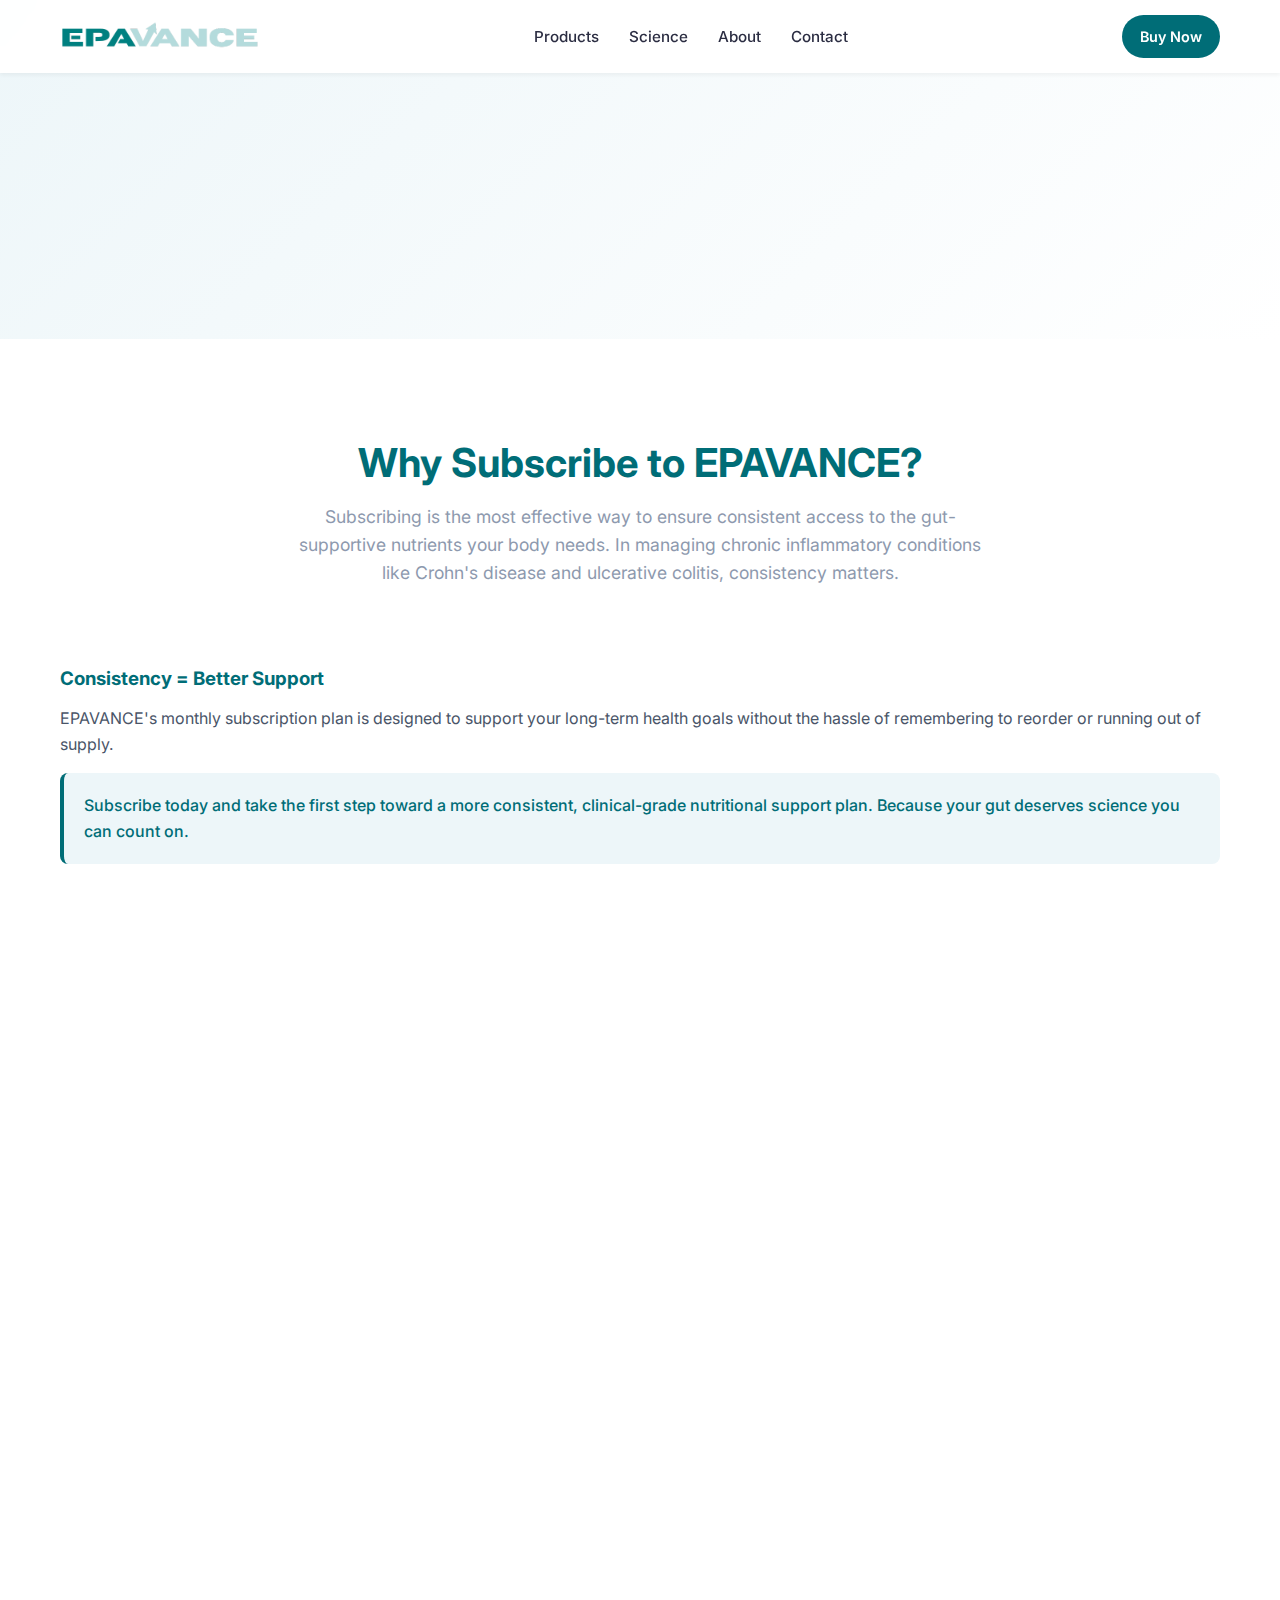
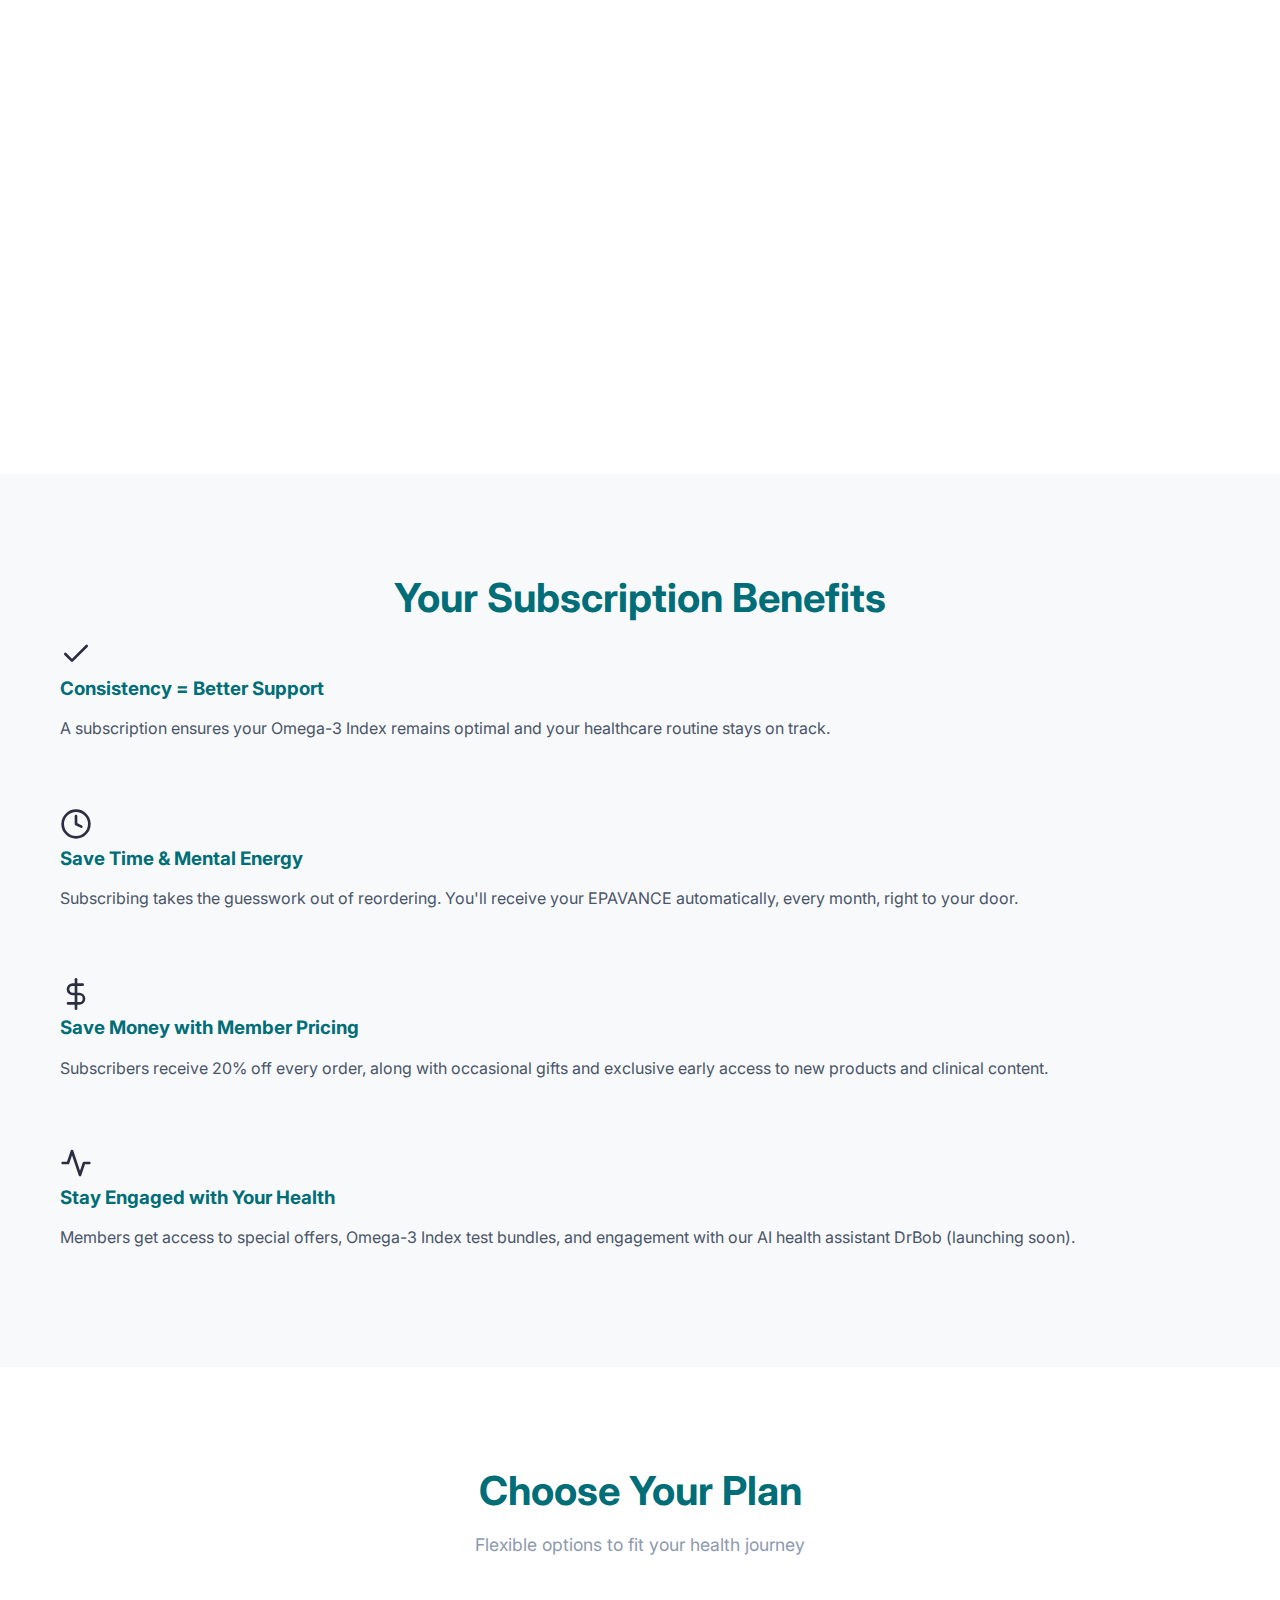
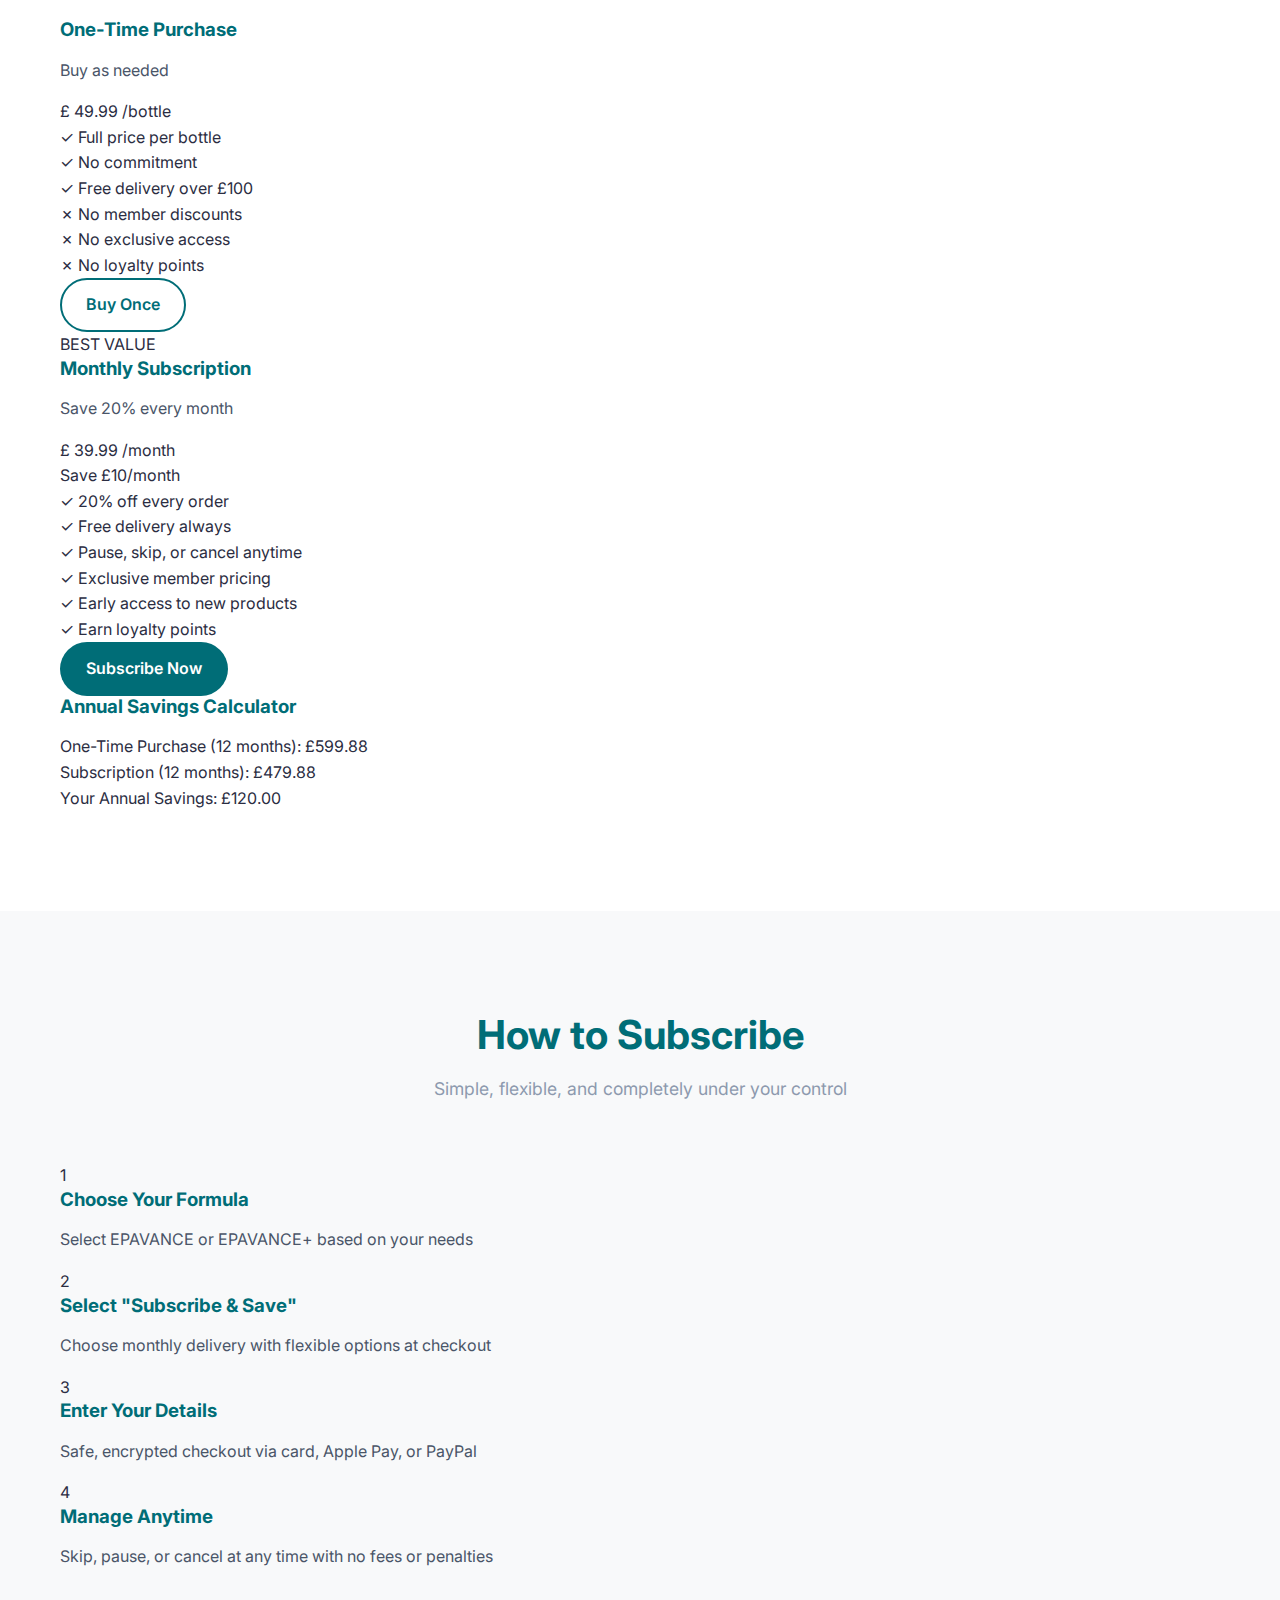
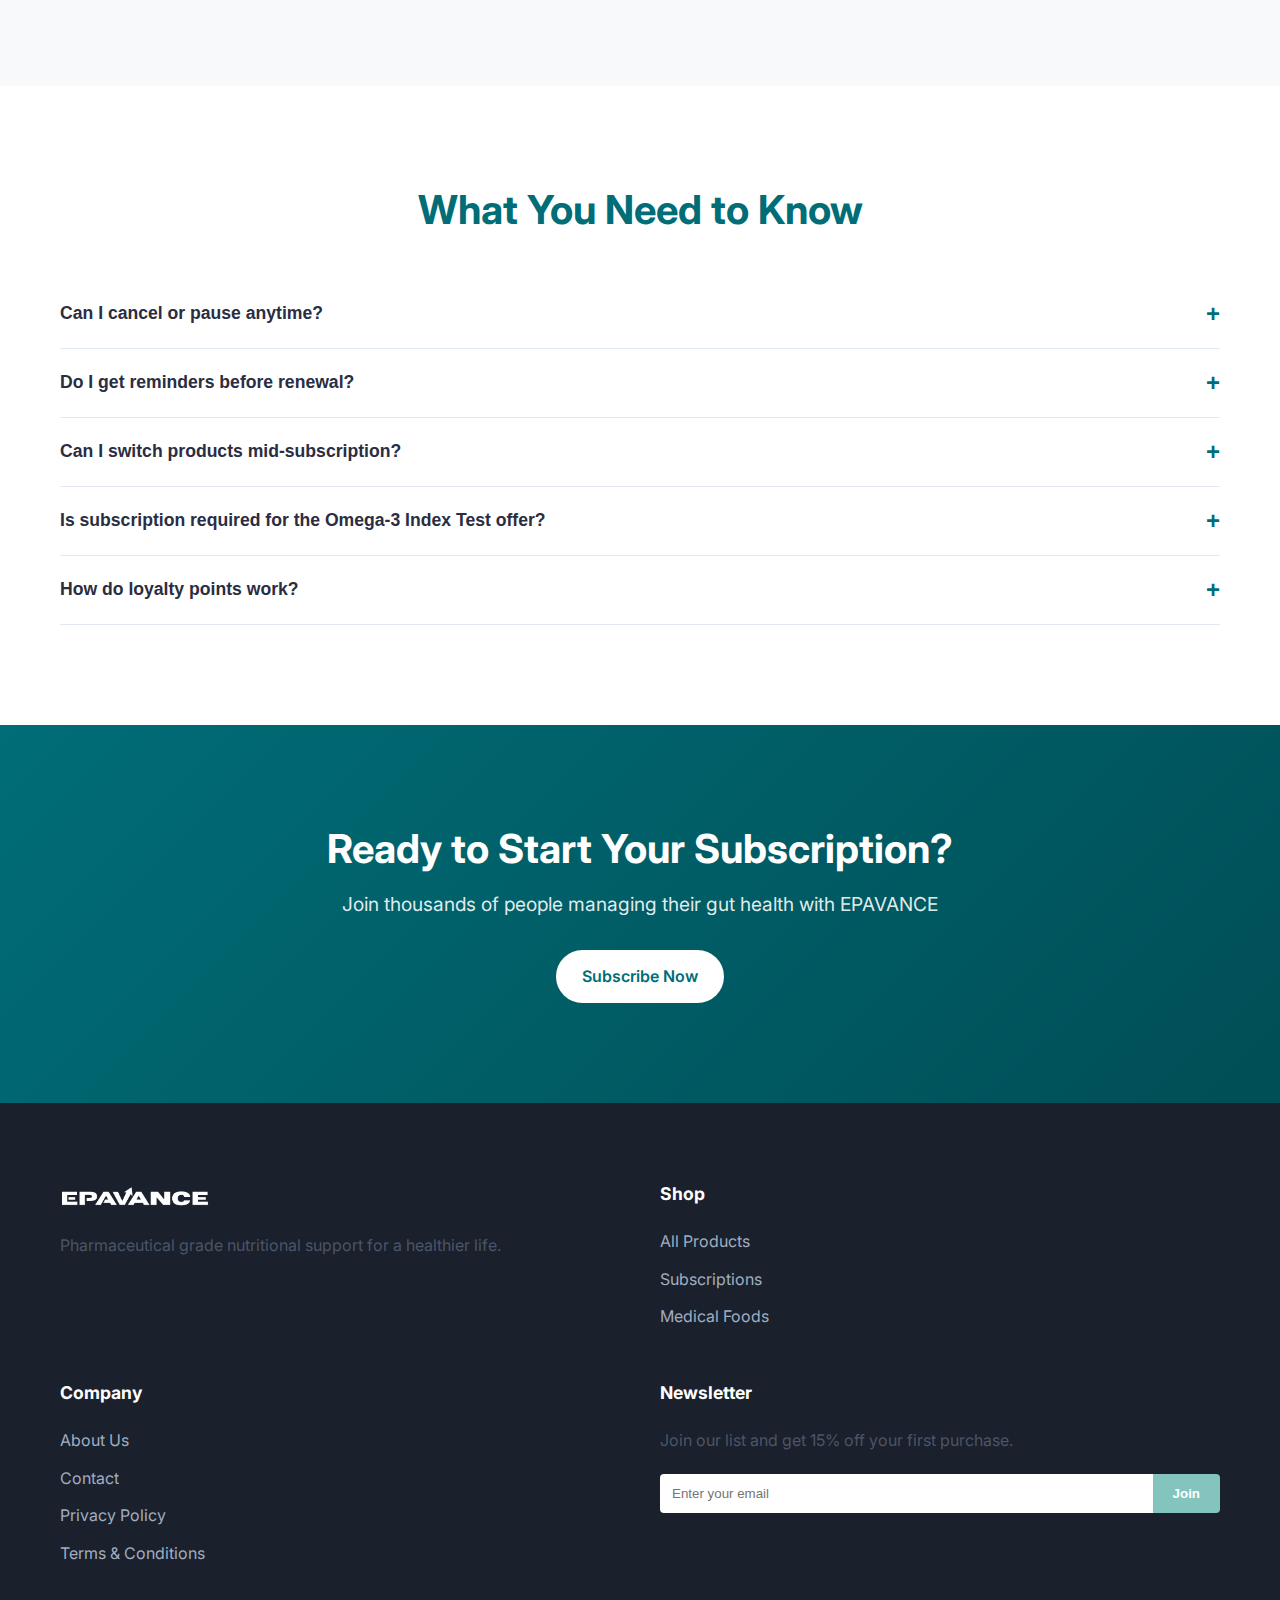
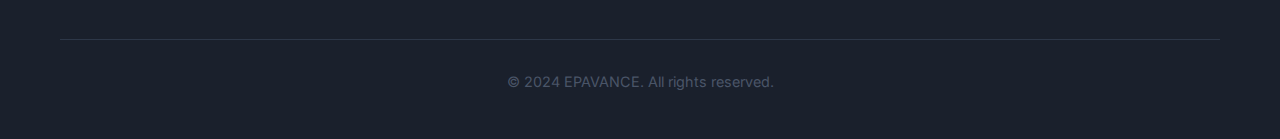
<file: subscribe.html>
<!DOCTYPE html>
<html lang="en">

<head>
    <meta charset="UTF-8">
    <meta name="viewport" content="width=device-width, initial-scale=1.0">
    <title>Subscribe & Save | EPAVANCE</title>
    <meta name="description"
        content="Subscribe to EPAVANCE for consistent gut health support. Save 20% on every order with flexible monthly delivery. Pause, skip, or cancel anytime.">
    <link rel="preconnect" href="https://fonts.googleapis.com">
    <link rel="preconnect" href="https://fonts.gstatic.com" crossorigin>
    <link href="https://fonts.googleapis.com/css2?family=Inter:wght@300;400;500;600;700&display=swap" rel="stylesheet">
    <link rel="stylesheet" href="style.css">
</head>

<body>

    <header id="main-header">
        <div class="container header-content">
            <a href="index.html" class="logo">
                <img src="assets/logo.png" alt="EPAVANCE Logo">
            </a>
            <nav id="main-nav">
                <ul>
                    <li><a href="index.html#product">Products</a></li>
                    <li><a href="science.html">Science</a></li>
                    <li><a href="about.html">About</a></li>
                    <li><a href="contact.html">Contact</a></li>
                </ul>
            </nav>
            <a href="#" class="btn btn-primary btn-sm">Buy Now</a>
            <button id="mobile-menu-toggle" aria-label="Toggle Menu">
                <span></span>
                <span></span>
                <span></span>
            </button>
        </div>
    </header>

    <main>
        <!-- Hero Section -->
        <section id="subscribe-hero" class="page-hero">
            <div class="container">
                <div class="hero-content-center">
                    <h1 class="fade-in-up">Subscribe & Save</h1>
                    <p class="lead fade-in-up delay-1">Never run out. Save 20%. Support your gut health consistently.
                    </p>
                </div>
            </div>
        </section>

        <!-- Why Subscribe -->
        <section class="section-padding">
            <div class="container">
                <div class="text-center">
                    <h2 class="section-title">Why Subscribe to EPAVANCE?</h2>
                    <p class="section-subtitle">Subscribing is the most effective way to ensure consistent access to the
                        gut-supportive nutrients your body needs. In managing chronic inflammatory conditions like
                        Crohn's disease and ulcerative colitis, consistency matters.</p>
                </div>

                <div class="grid-2 align-center subscription-intro">
                    <div class="content-block">
                        <h3>Consistency = Better Support</h3>
                        <p>EPAVANCE's monthly subscription plan is designed to support your long-term health goals
                            without the hassle of remembering to reorder or running out of supply.</p>
                        <p class="highlight-text">Subscribe today and take the first step toward a more consistent,
                            clinical-grade nutritional support plan. Because your gut deserves science you can count on.
                        </p>
                    </div>
                    <div class="image-block fade-in-right">
                        <img src="assets/subscription-box.png" alt="EPAVANCE Subscription Delivery"
                            class="rounded-shadow">
                    </div>
                </div>
            </div>
        </section>

        <!-- Benefits Grid -->
        <section class="section-padding bg-light">
            <div class="container">
                <div class="text-center">
                    <h2 class="section-title">Your Subscription Benefits</h2>
                </div>

                <div class="grid-2 benefits-grid">
                    <div class="benefit-card">
                        <div class="benefit-icon">
                            <svg xmlns="http://www.w3.org/2000/svg" width="32" height="32" viewBox="0 0 24 24"
                                fill="none" stroke="currentColor" stroke-width="2" stroke-linecap="round"
                                stroke-linejoin="round">
                                <polyline points="20 6 9 17 4 12"></polyline>
                            </svg>
                        </div>
                        <div>
                            <h3>Consistency = Better Support</h3>
                            <p>A subscription ensures your Omega-3 Index remains optimal and your healthcare routine
                                stays on track.</p>
                        </div>
                    </div>

                    <div class="benefit-card">
                        <div class="benefit-icon">
                            <svg xmlns="http://www.w3.org/2000/svg" width="32" height="32" viewBox="0 0 24 24"
                                fill="none" stroke="currentColor" stroke-width="2" stroke-linecap="round"
                                stroke-linejoin="round">
                                <circle cx="12" cy="12" r="10"></circle>
                                <polyline points="12 6 12 12 16 14"></polyline>
                            </svg>
                        </div>
                        <div>
                            <h3>Save Time & Mental Energy</h3>
                            <p>Subscribing takes the guesswork out of reordering. You'll receive your EPAVANCE
                                automatically, every month, right to your door.</p>
                        </div>
                    </div>

                    <div class="benefit-card">
                        <div class="benefit-icon">
                            <svg xmlns="http://www.w3.org/2000/svg" width="32" height="32" viewBox="0 0 24 24"
                                fill="none" stroke="currentColor" stroke-width="2" stroke-linecap="round"
                                stroke-linejoin="round">
                                <line x1="12" y1="1" x2="12" y2="23"></line>
                                <path d="M17 5H9.5a3.5 3.5 0 0 0 0 7h5a3.5 3.5 0 0 1 0 7H6"></path>
                            </svg>
                        </div>
                        <div>
                            <h3>Save Money with Member Pricing</h3>
                            <p>Subscribers receive 20% off every order, along with occasional gifts and exclusive early
                                access to new products and clinical content.</p>
                        </div>
                    </div>

                    <div class="benefit-card">
                        <div class="benefit-icon">
                            <svg xmlns="http://www.w3.org/2000/svg" width="32" height="32" viewBox="0 0 24 24"
                                fill="none" stroke="currentColor" stroke-width="2" stroke-linecap="round"
                                stroke-linejoin="round">
                                <path d="M22 12h-4l-3 9L9 3l-3 9H2"></path>
                            </svg>
                        </div>
                        <div>
                            <h3>Stay Engaged with Your Health</h3>
                            <p>Members get access to special offers, Omega-3 Index test bundles, and engagement with our
                                AI health assistant DrBob (launching soon).</p>
                        </div>
                    </div>
                </div>
            </div>
        </section>

        <!-- Pricing Comparison -->
        <section class="section-padding">
            <div class="container">
                <div class="text-center">
                    <h2 class="section-title">Choose Your Plan</h2>
                    <p class="section-subtitle">Flexible options to fit your health journey</p>
                </div>

                <div class="pricing-comparison">
                    <div class="pricing-card">
                        <div class="pricing-header">
                            <h3>One-Time Purchase</h3>
                            <p class="pricing-subtitle">Buy as needed</p>
                        </div>
                        <div class="pricing-price">
                            <span class="currency">£</span>
                            <span class="amount">49.99</span>
                            <span class="period">/bottle</span>
                        </div>
                        <ul class="pricing-features">
                            <li>✓ Full price per bottle</li>
                            <li>✓ No commitment</li>
                            <li>✓ Free delivery over £100</li>
                            <li class="disabled">✗ No member discounts</li>
                            <li class="disabled">✗ No exclusive access</li>
                            <li class="disabled">✗ No loyalty points</li>
                        </ul>
                        <a href="#" class="btn btn-outline">Buy Once</a>
                    </div>

                    <div class="pricing-card featured">
                        <div class="pricing-badge">BEST VALUE</div>
                        <div class="pricing-header">
                            <h3>Monthly Subscription</h3>
                            <p class="pricing-subtitle">Save 20% every month</p>
                        </div>
                        <div class="pricing-price">
                            <span class="currency">£</span>
                            <span class="amount">39.99</span>
                            <span class="period">/month</span>
                        </div>
                        <div class="savings-badge">Save £10/month</div>
                        <ul class="pricing-features">
                            <li>✓ 20% off every order</li>
                            <li>✓ Free delivery always</li>
                            <li>✓ Pause, skip, or cancel anytime</li>
                            <li>✓ Exclusive member pricing</li>
                            <li>✓ Early access to new products</li>
                            <li>✓ Earn loyalty points</li>
                        </ul>
                        <a href="#" class="btn btn-primary">Subscribe Now</a>
                    </div>
                </div>

                <div class="savings-calculator">
                    <h3>Annual Savings Calculator</h3>
                    <div class="calculator-result">
                        <div class="calc-item">
                            <span class="calc-label">One-Time Purchase (12 months):</span>
                            <span class="calc-value">£599.88</span>
                        </div>
                        <div class="calc-item">
                            <span class="calc-label">Subscription (12 months):</span>
                            <span class="calc-value highlight">£479.88</span>
                        </div>
                        <div class="calc-item total">
                            <span class="calc-label">Your Annual Savings:</span>
                            <span class="calc-value">£120.00</span>
                        </div>
                    </div>
                </div>
            </div>
        </section>

        <!-- How to Subscribe -->
        <section class="section-padding bg-light">
            <div class="container">
                <div class="text-center">
                    <h2 class="section-title">How to Subscribe</h2>
                    <p class="section-subtitle">Simple, flexible, and completely under your control</p>
                </div>

                <div class="steps-grid">
                    <div class="step-card">
                        <div class="step-number">1</div>
                        <h3>Choose Your Formula</h3>
                        <p>Select EPAVANCE or EPAVANCE+ based on your needs</p>
                    </div>

                    <div class="step-card">
                        <div class="step-number">2</div>
                        <h3>Select "Subscribe & Save"</h3>
                        <p>Choose monthly delivery with flexible options at checkout</p>
                    </div>

                    <div class="step-card">
                        <div class="step-number">3</div>
                        <h3>Enter Your Details</h3>
                        <p>Safe, encrypted checkout via card, Apple Pay, or PayPal</p>
                    </div>

                    <div class="step-card">
                        <div class="step-number">4</div>
                        <h3>Manage Anytime</h3>
                        <p>Skip, pause, or cancel at any time with no fees or penalties</p>
                    </div>
                </div>
            </div>
        </section>

        <!-- FAQ -->
        <section class="section-padding">
            <div class="container">
                <div class="text-center">
                    <h2 class="section-title">What You Need to Know</h2>
                </div>

                <div class="faq-container">
                    <div class="accordion">
                        <div class="accordion-item">
                            <button class="accordion-header">Can I cancel or pause anytime?</button>
                            <div class="accordion-body">
                                <p>Yes. You're in full control. Pause, skip, or cancel anytime with no fees or
                                    penalties. Manage your subscription through your account dashboard.</p>
                            </div>
                        </div>

                        <div class="accordion-item">
                            <button class="accordion-header">Do I get reminders before renewal?</button>
                            <div class="accordion-body">
                                <p>Yes. We'll email you before every order renewal so you're never surprised. You can
                                    adjust your delivery schedule or skip a month if needed.</p>
                            </div>
                        </div>

                        <div class="accordion-item">
                            <button class="accordion-header">Can I switch products mid-subscription?</button>
                            <div class="accordion-body">
                                <p>Absolutely. Change from EPAVANCE to EPAVANCE+ (or vice versa) anytime through your
                                    account settings. Your member pricing stays the same.</p>
                            </div>
                        </div>

                        <div class="accordion-item">
                            <button class="accordion-header">Is subscription required for the Omega-3 Index Test
                                offer?</button>
                            <div class="accordion-body">
                                <p>Yes, a 6-month subscription unlocks our free test kit bundle (launching Q4 2025).
                                    This helps you track your Omega-3 levels and optimize your dosing.</p>
                            </div>
                        </div>

                        <div class="accordion-item">
                            <button class="accordion-header">How do loyalty points work?</button>
                            <div class="accordion-body">
                                <p>Earn points with every shipment and when you recommend a friend. Points can be
                                    redeemed for discounts on future orders or exclusive products.</p>
                            </div>
                        </div>
                    </div>
                </div>
            </div>
        </section>

        <!-- CTA Section -->
        <section id="cta-banner" class="section-padding text-center text-white">
            <div class="container">
                <h2>Ready to Start Your Subscription?</h2>
                <p>Join thousands of people managing their gut health with EPAVANCE</p>
                <a href="#" class="btn btn-white">Subscribe Now</a>
            </div>
        </section>

    </main>

    <footer>
        <div class="container">
            <div class="footer-grid">
                <div class="footer-col">
                    <img src="assets/logo.png" alt="EPAVANCE" class="footer-logo">
                    <p>Pharmaceutical grade nutritional support for a healthier life.</p>
                </div>
                <div class="footer-col">
                    <h4>Shop</h4>
                    <ul>
                        <li><a href="shop.html">All Products</a></li>
                        <li><a href="subscribe.html">Subscriptions</a></li>
                        <li><a href="medical-foods.html">Medical Foods</a></li>
                    </ul>
                </div>
                <div class="footer-col">
                    <h4>Company</h4>
                    <ul>
                        <li><a href="about.html">About Us</a></li>
                        <li><a href="contact.html">Contact</a></li>
                        <li><a href="privacy.html">Privacy Policy</a></li>
                        <li><a href="terms.html">Terms & Conditions</a></li>
                    </ul>
                </div>
                <div class="footer-col">
                    <h4>Newsletter</h4>
                    <p>Join our list and get 15% off your first purchase.</p>
                    <form class="newsletter-form">
                        <input type="email" placeholder="Enter your email">
                        <button type="submit">Join</button>
                    </form>
                </div>
            </div>
            <div class="footer-bottom">
                <p>&copy; 2024 EPAVANCE. All rights reserved.</p>
            </div>
        </div>
    </footer>

    <script src="script.js"></script>
</body>

</html>
</file>
<file: style.css>
:root {
    --primary-color: #006D77;
    --secondary-color: #83C5BE;
    --accent-color: #EDF6F9;
    --text-dark: #2B2D42;
    --text-light: #8D99AE;
    --white: #FFFFFF;
    --bg-light: #F8F9FA;
    --shadow-sm: 0 2px 4px rgba(0, 0, 0, 0.05);
    --shadow-md: 0 4px 6px rgba(0, 0, 0, 0.1);
    --shadow-lg: 0 10px 15px rgba(0, 0, 0, 0.1);
    --radius-md: 8px;
    --radius-lg: 16px;
    --transition: all 0.3s ease;
}

* {
    margin: 0;
    padding: 0;
    box-sizing: border-box;
}

html {
    scroll-behavior: smooth;
}

body {
    font-family: 'Inter', sans-serif;
    color: var(--text-dark);
    line-height: 1.6;
    background-color: var(--white);
    overflow-x: hidden;
}

a {
    text-decoration: none;
    color: inherit;
    transition: var(--transition);
}

ul {
    list-style: none;
}

img {
    max-width: 100%;
    height: auto;
    display: block;
}

.container {
    max-width: 1200px;
    margin: 0 auto;
    padding: 0 20px;
}

/* Typography */
h1,
h2,
h3,
h4,
h5,
h6 {
    font-weight: 700;
    line-height: 1.2;
    margin-bottom: 1rem;
    color: var(--primary-color);
}

h1 {
    font-size: 3.5rem;
    letter-spacing: -0.02em;
}

h2 {
    font-size: 2.5rem;
}

p {
    margin-bottom: 1rem;
    color: #4A5568;
}

/* Buttons */
.btn {
    display: inline-block;
    padding: 12px 24px;
    border-radius: 50px;
    font-weight: 600;
    text-align: center;
    cursor: pointer;
    transition: var(--transition);
    border: 2px solid transparent;
}

.btn-primary {
    background-color: var(--primary-color);
    color: var(--white);
}

.btn-primary:hover {
    background-color: #005058;
    transform: translateY(-2px);
    box-shadow: var(--shadow-md);
}

.btn-outline {
    border-color: var(--primary-color);
    color: var(--primary-color);
    background: transparent;
}

.btn-outline:hover {
    background-color: var(--primary-color);
    color: var(--white);
}

.btn-white {
    background-color: var(--white);
    color: var(--primary-color);
}

.btn-white:hover {
    background-color: var(--accent-color);
    transform: translateY(-2px);
}

.btn-text {
    color: var(--primary-color);
    font-weight: 600;
    padding: 0;
}

.btn-text:hover {
    text-decoration: underline;
}

.btn-sm {
    padding: 8px 16px;
    font-size: 0.9rem;
}

/* Header */
#main-header {
    position: fixed;
    top: 0;
    left: 0;
    width: 100%;
    z-index: 1000;
    background-color: rgba(255, 255, 255, 0.95);
    backdrop-filter: blur(10px);
    box-shadow: var(--shadow-sm);
    padding: 15px 0;
    transition: var(--transition);
}

.header-content {
    display: flex;
    justify-content: space-between;
    align-items: center;
}

.logo img {
    height: 40px;
}

#main-nav ul {
    display: flex;
    gap: 30px;
}

#main-nav a {
    font-weight: 500;
    color: var(--text-dark);
    font-size: 0.95rem;
}

#main-nav a:hover {
    color: var(--primary-color);
}

#main-nav a.active {
    color: var(--primary-color);
    font-weight: 600;
}

#mobile-menu-toggle {
    display: none;
    background: none;
    border: none;
    cursor: pointer;
}

/* Hero Section */
#hero {
    position: relative;
    height: 100vh;
    display: flex;
    align-items: center;
    padding-top: 80px;
    overflow: hidden;
}

.hero-bg {
    position: absolute;
    top: 0;
    left: 0;
    width: 100%;
    height: 100%;
    z-index: -1;
}

.hero-bg img {
    width: 100%;
    height: 100%;
    object-fit: cover;
}

.hero-bg .overlay {
    position: absolute;
    top: 0;
    left: 0;
    width: 100%;
    height: 100%;
    background: linear-gradient(90deg, rgba(255, 255, 255, 0.95) 0%, rgba(255, 255, 255, 0.7) 50%, rgba(255, 255, 255, 0) 100%);
}

.hero-content {
    position: relative;
    max-width: 600px;
}

.hero-actions {
    display: flex;
    gap: 15px;
    margin-top: 30px;
}

/* Page Hero */
.page-hero {
    background: linear-gradient(135deg, var(--accent-color) 0%, var(--white) 100%);
    padding: 150px 0 100px;
    text-align: center;
}

.hero-content-center {
    max-width: 800px;
    margin: 0 auto;
}

/* Sections */
.section-padding {
    padding: 100px 0;
}

.text-center {
    text-align: center;
}

.section-title {
    margin-bottom: 1rem;
    position: relative;
    display: inline-block;
}

.section-subtitle {
    max-width: 700px;
    margin: 0 auto 60px;
    font-size: 1.1rem;
    color: var(--text-light);
}

/* Content Blocks */
.content-block {
    padding: 20px 0;
}

.image-block {
    position: relative;
}

.highlight-text {
    background-color: var(--accent-color);
    padding: 20px;
    border-left: 4px solid var(--primary-color);
    border-radius: var(--radius-md);
    font-weight: 500;
    color: var(--primary-color);
}

/* Features Grid */
.grid-3 {
    display: grid;
    grid-template-columns: repeat(3, 1fr);
    gap: 30px;
}

.grid-2 {
    display: grid;
    grid-template-columns: 1fr 1fr;
    gap: 50px;
}

.align-center {
    align-items: center;
}

.feature-card {
    background: var(--white);
    padding: 40px 30px;
    border-radius: var(--radius-lg);
    box-shadow: var(--shadow-sm);
    transition: var(--transition);
    border: 1px solid var(--accent-color);
}

.feature-card:hover {
    transform: translateY(-10px);
    box-shadow: var(--shadow-lg);
    border-color: var(--secondary-color);
}

.icon-box {
    width: 60px;
    height: 60px;
    background-color: var(--accent-color);
    border-radius: 50%;
    display: flex;
    align-items: center;
    justify-content: center;
    margin-bottom: 20px;
    color: var(--primary-color);
}

/* Feature List */
.feature-list {
    display: flex;
    flex-direction: column;
    gap: 30px;
}

.feature-list-item {
    display: flex;
    gap: 20px;
    align-items: flex-start;
}

.feature-number {
    min-width: 80px;
    height: 80px;
    background: linear-gradient(135deg, var(--primary-color) 0%, var(--secondary-color) 100%);
    color: var(--white);
    border-radius: var(--radius-md);
    display: flex;
    align-items: center;
    justify-content: center;
    font-size: 2rem;
    font-weight: 700;
    flex-shrink: 0;
}

.feature-list-item h3 {
    margin-bottom: 0.5rem;
    font-size: 1.3rem;
}

/* Commitments Grid */
.commitments-grid {
    margin-top: 50px;
}

.commitment-card {
    background: var(--white);
    padding: 40px 30px;
    border-radius: var(--radius-lg);
    box-shadow: var(--shadow-sm);
    transition: var(--transition);
    border: 1px solid var(--accent-color);
    text-align: center;
}

.commitment-card:hover {
    transform: translateY(-5px);
    box-shadow: var(--shadow-lg);
    border-color: var(--secondary-color);
}

.commitment-icon {
    width: 80px;
    height: 80px;
    background-color: var(--accent-color);
    border-radius: 50%;
    display: flex;
    align-items: center;
    justify-content: center;
    margin: 0 auto 20px;
    color: var(--primary-color);
}

.commitment-card h3 {
    font-size: 1.2rem;
    margin-bottom: 0.75rem;
}

.commitment-card p {
    font-size: 0.95rem;
    line-height: 1.6;
}

/* Check List */
.check-list {
    list-style: none;
    margin: 30px 0;
}

.check-list li {
    position: relative;
    padding-left: 35px;
    margin-bottom: 15px;
    color: var(--text-dark);
    font-size: 1.05rem;
}

.check-list li::before {
    content: "✓";
    position: absolute;
    left: 0;
    top: 0;
    width: 24px;
    height: 24px;
    background-color: var(--secondary-color);
    color: var(--white);
    border-radius: 50%;
    display: flex;
    align-items: center;
    justify-content: center;
    font-weight: bold;
    font-size: 0.9rem;
}

/* Product Showcase */
.bg-light {
    background-color: var(--bg-light);
}

.product-showcase {
    display: grid;
    grid-template-columns: 1fr 1fr;
    gap: 60px;
    align-items: center;
}

.product-image {
    position: relative;
    display: flex;
    justify-content: center;
}

.product-image img {
    max-height: 500px;
    filter: drop-shadow(0 20px 30px rgba(0, 0, 0, 0.15));
    transition: transform 0.5s ease;
}

.product-image:hover img {
    transform: scale(1.05);
}

.tag {
    display: inline-block;
    background-color: var(--secondary-color);
    color: var(--white);
    padding: 4px 12px;
    border-radius: 4px;
    font-size: 0.8rem;
    font-weight: 600;
    margin-bottom: 15px;
    text-transform: uppercase;
    letter-spacing: 1px;
}

.lead {
    font-size: 1.25rem;
    color: var(--primary-color);
    font-weight: 500;
    margin-bottom: 1.5rem;
}

.benefits-list {
    margin: 30px 0;
}

.benefits-list li {
    position: relative;
    padding-left: 30px;
    margin-bottom: 12px;
    color: var(--text-dark);
}

.benefits-list li::before {
    content: "✓";
    position: absolute;
    left: 0;
    top: 0;
    color: var(--secondary-color);
    font-weight: bold;
}

.product-actions {
    display: flex;
    align-items: center;
    gap: 20px;
}

/* Accordion */
.accordion {
    margin-top: 30px;
}

.accordion-item {
    border-bottom: 1px solid #E2E8F0;
}

.accordion-header {
    width: 100%;
    text-align: left;
    padding: 20px 0;
    background: none;
    border: none;
    font-size: 1.1rem;
    font-weight: 600;
    color: var(--text-dark);
    cursor: pointer;
    display: flex;
    justify-content: space-between;
    align-items: center;
}

.accordion-header::after {
    content: "+";
    font-size: 1.5rem;
    color: var(--primary-color);
    transition: transform 0.3s;
}

.accordion-item.active .accordion-header::after {
    transform: rotate(45deg);
}

.accordion-body {
    max-height: 0;
    overflow: hidden;
    transition: max-height 0.3s ease-out;
}

.accordion-body p {
    padding-bottom: 20px;
    color: var(--text-light);
}

.rounded-shadow {
    border-radius: var(--radius-lg);
    box-shadow: var(--shadow-lg);
}

/* CTA Banner */
#cta-banner {
    background: linear-gradient(135deg, var(--primary-color) 0%, #004E56 100%);
}

#cta-banner h2 {
    color: var(--white);
}

#cta-banner p {
    color: rgba(255, 255, 255, 0.9);
    margin-bottom: 30px;
    font-size: 1.2rem;
}

/* Text White */
.text-white {
    color: var(--white);
}

.text-white h2,
.text-white h3,
.text-white p {
    color: var(--white);
}

/* Footer */
footer {
    background-color: #1A202C;
    color: #A0AEC0;
    padding: 80px 0 30px;
}

.footer-grid {
    display: grid;
    grid-template-columns: 2fr 1fr 1fr 1.5fr;
    gap: 40px;
    margin-bottom: 60px;
}

.footer-logo {
    height: 30px;
    margin-bottom: 20px;
    filter: brightness(0) invert(1);
}

.footer-col h4 {
    color: var(--white);
    margin-bottom: 25px;
    font-size: 1.1rem;
}

.footer-col ul li {
    margin-bottom: 12px;
}

.footer-col ul li a:hover {
    color: var(--white);
}

.newsletter-form {
    display: flex;
    margin-top: 20px;
}

.newsletter-form input {
    flex: 1;
    padding: 12px;
    border: none;
    border-radius: 4px 0 0 4px;
    outline: none;
}

.newsletter-form button {
    padding: 12px 20px;
    background-color: var(--secondary-color);
    border: none;
    color: var(--white);
    font-weight: 600;
    border-radius: 0 4px 4px 0;
    cursor: pointer;
    transition: background-color 0.3s;
}

.newsletter-form button:hover {
    background-color: #6AB0A8;
}

.footer-bottom {
    border-top: 1px solid #2D3748;
    padding-top: 30px;
    text-align: center;
    font-size: 0.9rem;
}

/* Animations */
.fade-in-up {
    opacity: 0;
    transform: translateY(20px);
    animation: fadeInUp 0.8s forwards;
}

.fade-in-left {
    opacity: 0;
    transform: translateX(-30px);
    animation: fadeInLeft 0.8s forwards;
}

.fade-in-right {
    opacity: 0;
    transform: translateX(30px);
    animation: fadeInRight 0.8s forwards;
}

.delay-1 {
    animation-delay: 0.2s;
}

.delay-2 {
    animation-delay: 0.4s;
}

@keyframes fadeInUp {
    to {
        opacity: 1;
        transform: translateY(0);
    }
}

grid-template-columns: 1fr;
}

.product-showcase {
    grid-template-columns: 1fr;
    text-align: center;
}

.product-image {
    margin-bottom: 40px;
}

.product-actions {
    justify-content: center;
}

.grid-2 {
    grid-template-columns: 1fr;
}

.footer-grid {
    grid-template-columns: 1fr 1fr;
}

.reverse-mobile {
    display: flex;
    flex-direction: column-reverse;
}

.page-hero {
    padding: 120px 0 80px;
}

.feature-number {
    min-width: 60px;
    height: 60px;
    font-size: 1.5rem;
}
}

@media (max-width: 768px) {
    #main-nav {
        display: none;
    }

    #mobile-menu-toggle {
        display: block;
    }

    .hero-content {
        text-align: center;
        margin: 0 auto;
    }

    .hero-actions {
        justify-content: center;
    }

    .footer-grid {
        grid-template-columns: 1fr;
    }

    .page-hero {
        padding: 100px 0 60px;
    }

    h1 {
        font-size: 2.2rem;
    }

    h2 {
        font-size: 1.8rem;
    }
}
</file>
<file: calculator.css>
/* Calculator Page Styles */

.calculator-page {
    background-color: #f8f9fa;
    min-height: 80vh;
}

.calculator-hero {
    background-color: var(--primary-color, #005eb8);
    /* Fallback to a nice blue */
    color: white;
    padding: 60px 0 40px;
    text-align: center;
}

.calculator-hero h1 {
    font-size: 2.5rem;
    margin-bottom: 1rem;
    font-weight: 700;
}

.calculator-hero .lead {
    font-size: 1.2rem;
    opacity: 0.9;
    max-width: 600px;
    margin: 0 auto;
}

.calculator-section {
    padding: 60px 0;
}

.calculator-container {
    display: grid;
    grid-template-columns: 1.2fr 0.8fr;
    gap: 40px;
    background: white;
    padding: 40px;
    border-radius: var(--radius-lg, 12px);
    box-shadow: var(--shadow-lg, 0 10px 30px rgba(0, 0, 0, 0.1));
    max-width: 1100px;
    margin: 0 auto;
}

/* Inputs */
.input-group {
    margin-bottom: 35px;
}

.label-row {
    display: flex;
    justify-content: space-between;
    align-items: center;
    margin-bottom: 15px;
}

.input-group label {
    font-weight: 600;
    color: var(--primary-color, #003366);
    font-size: 1.1rem;
    display: block;
    margin-bottom: 10px;
}

.value-display {
    font-weight: 700;
    color: var(--primary-color, #003366);
    font-size: 1.2rem;
    background: var(--accent-color, #e6f0fa);
    padding: 4px 12px;
    border-radius: 20px;
}

.input-help {
    font-size: 0.9rem;
    color: #666;
    margin-top: 10px;
}

/* Range Slider */
.slider-container {
    position: relative;
    padding: 10px 0;
}

input[type=range] {
    -webkit-appearance: none;
    width: 100%;
    background: transparent;
}

input[type=range]::-webkit-slider-thumb {
    -webkit-appearance: none;
    height: 24px;
    width: 24px;
    border-radius: 50%;
    background: var(--primary-color, #005eb8);
    cursor: pointer;
    margin-top: -10px;
    box-shadow: 0 2px 6px rgba(0, 0, 0, 0.2);
    border: 2px solid white;
}

input[type=range]::-webkit-slider-runnable-track {
    width: 100%;
    height: 4px;
    cursor: pointer;
    background: #ddd;
    border-radius: 2px;
}

.slider-labels {
    display: flex;
    justify-content: space-between;
    margin-top: 10px;
    color: #888;
    font-size: 0.85rem;
}

/* Number Input */
.number-input-wrapper input {
    width: 100%;
    padding: 15px;
    font-size: 1.1rem;
    border: 2px solid #e0e0e0;
    border-radius: 8px;
    transition: border-color 0.3s;
}

.number-input-wrapper input:focus {
    border-color: var(--primary-color, #005eb8);
    outline: none;
}

/* Form Buttons */
.form-options {
    display: grid;
    grid-template-columns: 1fr 1fr;
    gap: 15px;
}

.form-btn {
    background: white;
    border: 2px solid #e0e0e0;
    padding: 12px;
    border-radius: 8px;
    cursor: pointer;
    font-weight: 500;
    color: #555;
    transition: all 0.3s;
    font-family: inherit;
}

.form-btn:hover {
    border-color: #bbb;
}

.form-btn.active {
    background: var(--primary-color, #005eb8);
    border-color: var(--primary-color, #005eb8);
    color: white;
}

/* Result Card */
.result-card {
    background: var(--primary-color, #005eb8);
    color: white;
    padding: 40px;
    border-radius: 12px;
    text-align: center;
    height: 100%;
    display: flex;
    flex-direction: column;
    justify-content: center;
    align-items: center;
}

.result-card h3 {
    font-size: 1.2rem;
    font-weight: 500;
    margin-bottom: 30px;
    opacity: 0.9;
    line-height: 1.5;
}

.result-value {
    margin-bottom: 20px;
}

#result-number {
    font-size: 5rem;
    font-weight: 700;
    line-height: 1;
}

.unit {
    font-size: 1.5rem;
    font-weight: 500;
    opacity: 0.8;
    margin-left: 5px;
}

.result-note {
    font-size: 0.95rem;
    opacity: 0.8;
    margin-bottom: 30px;
}

.btn-block {
    display: block;
    width: 100%;
    background: white;
    color: var(--primary-color, #005eb8);
    text-align: center;
    padding: 15px;
    border-radius: 6px;
    font-weight: 600;
    text-decoration: none;
    transition: transform 0.2s;
}

.btn-block:hover {
    transform: translateY(-2px);
    box-shadow: 0 4px 12px rgba(0, 0, 0, 0.15);
}

/* Disclaimer */
.disclaimer {
    margin-top: 40px;
    color: #777;
    font-size: 0.85rem;
    line-height: 1.6;
    max-width: 900px;
    margin-left: auto;
    margin-right: auto;
}

.reference {
    margin-top: 10px;
    font-style: italic;
}

/* Responsive */
@media (max-width: 900px) {
    .calculator-container {
        grid-template-columns: 1fr;
    }

    .result-card {
        padding: 30px;
    }
}

@media (max-width: 600px) {
    .form-options {
        grid-template-columns: 1fr;
    }

    #result-number {
        font-size: 4rem;
    }
}
</file>
